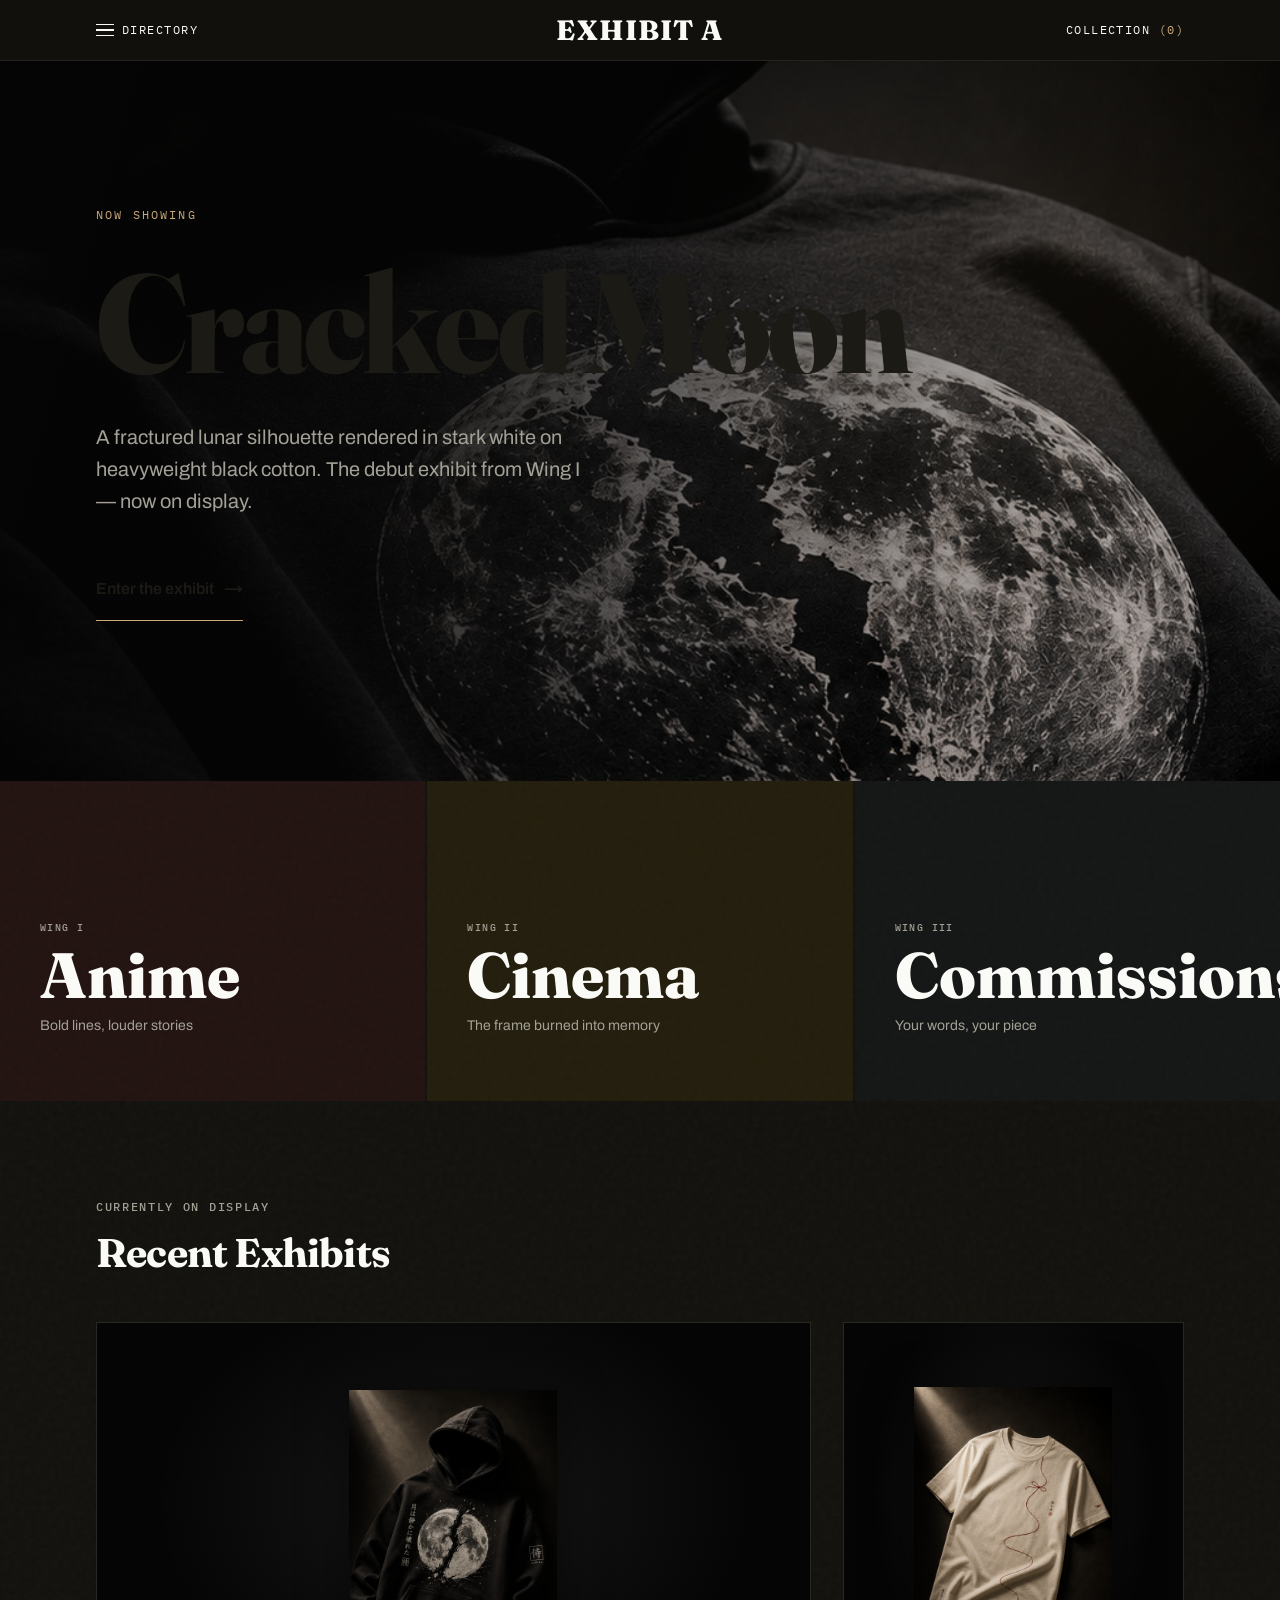
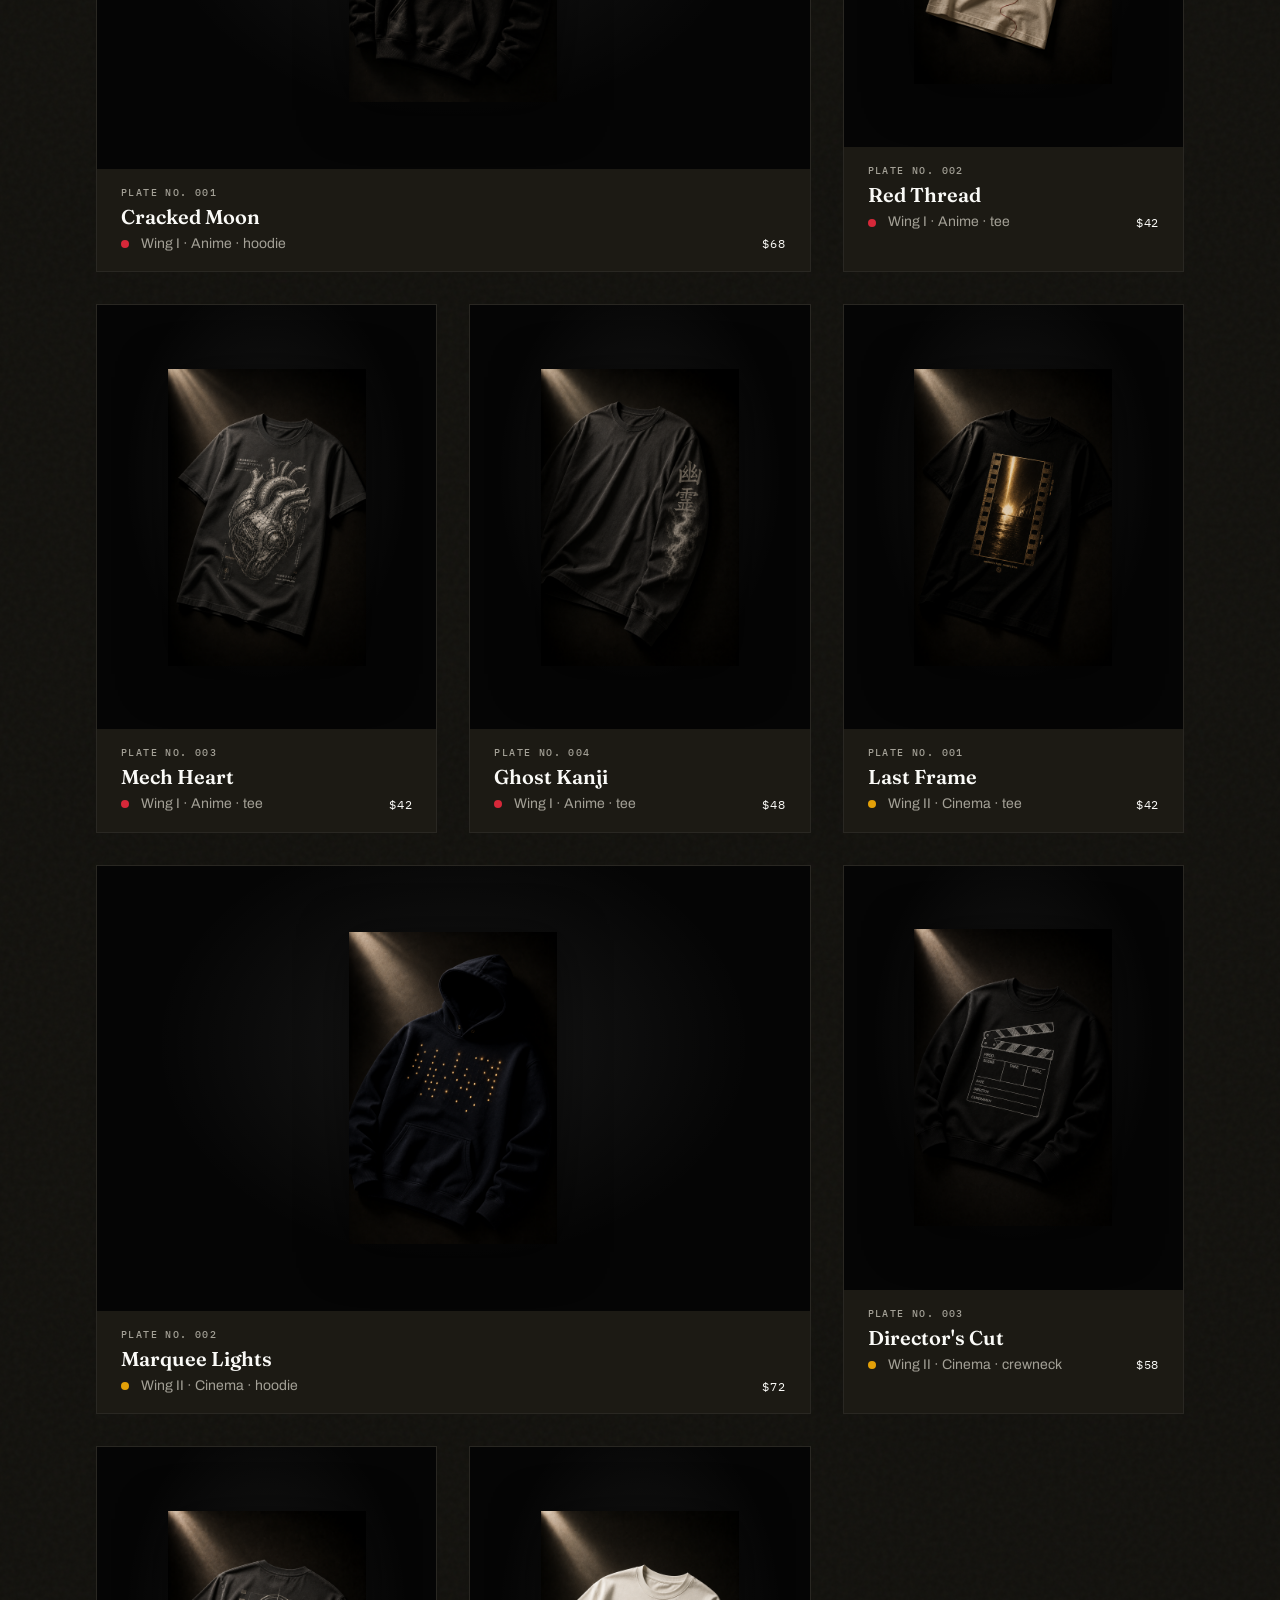
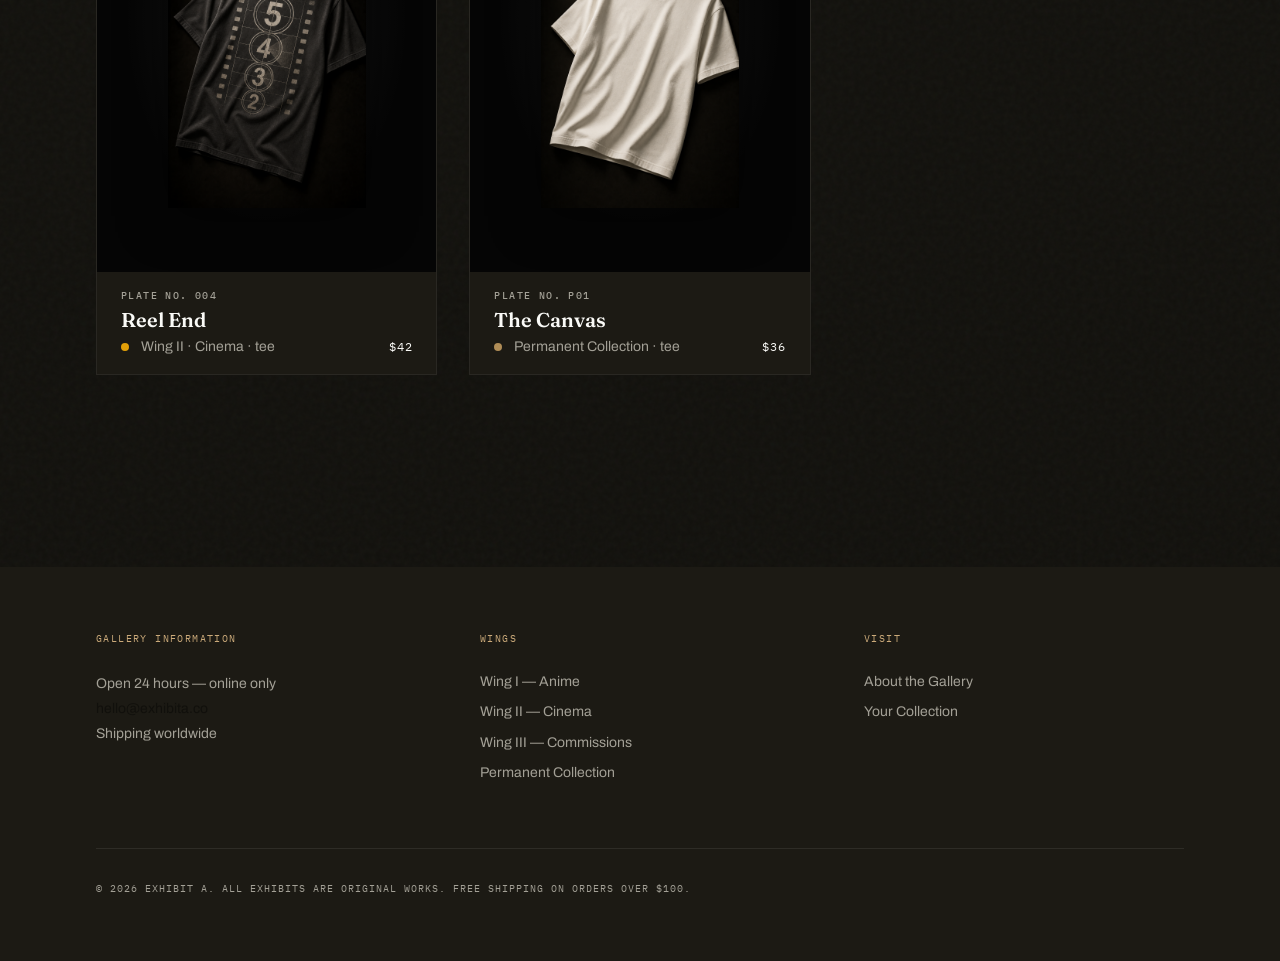
<file: index.html>
<!DOCTYPE html>
<html lang="en">
<head>
  <meta charset="UTF-8">
  <meta name="viewport" content="width=device-width, initial-scale=1.0">
  <title>EXHIBIT A — Everything Here Is On Display</title>
  <meta name="description" content="A streetwear gallery for anime, film, and your own words — printed as limited exhibits, not inventory.">

  <!-- Stylesheets -->
  <link rel="stylesheet" href="css/tokens.css">
  <link rel="stylesheet" href="css/base.css">
  <link rel="stylesheet" href="css/components.css">
  <link rel="stylesheet" href="css/pages.css">
</head>
<body>

  <!-- ═══════════════════════════════════════════════════════
       HEADER
       ═══════════════════════════════════════════════════════ -->
  <header class="site-header" id="site-header">
    <div class="site-header__inner">
      <nav class="site-header__nav-left">
        <button class="site-header__directory-btn" data-directory-open aria-label="Open directory navigation">
          <span class="hamburger">
            <span></span>
            <span></span>
            <span></span>
          </span>
          Directory
        </button>
      </nav>

      <div class="site-header__wordmark">
        <a href="index.html">EXHIBIT A</a>
      </div>

      <nav class="site-header__nav-right">
        <a href="collection.html" class="site-header__collection-link" id="collection-link">
          Collection <span class="site-header__collection-count">(0)</span>
        </a>
      </nav>
    </div>
  </header>

  <!-- ═══════════════════════════════════════════════════════
       DIRECTORY OVERLAY
       ═══════════════════════════════════════════════════════ -->
  <div class="directory-overlay" id="directory-overlay" role="dialog" aria-label="Site directory">
    <button class="directory-overlay__close" data-directory-close aria-label="Close directory">Close ✕</button>
    <nav class="directory-overlay__nav">
      <a href="wing-anime.html" class="directory-overlay__link" data-wing="anime">
        <span class="wing-dot" style="background-color: #D62839"></span>Wing I — Anime
      </a>
      <a href="wing-cinema.html" class="directory-overlay__link" data-wing="cinema">
        <span class="wing-dot" style="background-color: #E3A008"></span>Wing II — Cinema
      </a>
      <a href="wing-commissions.html" class="directory-overlay__link" data-wing="commissions">
        <span class="wing-dot" style="background-color: #2C4A6E"></span>Wing III — Commissions
      </a>
      <a href="index.html" class="directory-overlay__link">
        Permanent Collection
      </a>
      <div class="directory-overlay__meta">
        <a href="about.html">About the Gallery</a> &nbsp;·&nbsp;
        <a href="collection.html">Your Collection</a>
      </div>
    </nav>
  </div>


  <!-- ═══════════════════════════════════════════════════════
       HERO — The Rotunda (§6)
       ═══════════════════════════════════════════════════════ -->
  <section class="home-hero" id="home-hero">
    <div class="home-hero__content">
      <p class="home-hero__eyebrow">Now Showing</p>
      <h1 class="home-hero__title font-display">Cracked Moon</h1>
      <p class="home-hero__subtitle">
        A fractured lunar silhouette rendered in stark white on heavyweight black cotton. 
        The debut exhibit from Wing I — now on display.
      </p>
      <a href="exhibit.html?id=anime-001" class="home-hero__cta">
        Enter the exhibit <span class="home-hero__cta-arrow">→</span>
      </a>
    </div>
  </section>


  <!-- ═══════════════════════════════════════════════════════
       WING DOORWAYS — Three typographic entry panels (§6)
       ═══════════════════════════════════════════════════════ -->
  <section class="wing-doorways" id="wing-doorways">
    <a href="wing-anime.html" class="wing-doorway" data-wing="anime">
      <span class="wing-doorway__arrow">→</span>
      <p class="wing-doorway__number font-mono">Wing I</p>
      <h2 class="wing-doorway__title">Anime</h2>
      <p class="wing-doorway__subtitle">Bold lines, louder stories</p>
    </a>

    <a href="wing-cinema.html" class="wing-doorway" data-wing="cinema">
      <span class="wing-doorway__arrow">→</span>
      <p class="wing-doorway__number font-mono">Wing II</p>
      <h2 class="wing-doorway__title">Cinema</h2>
      <p class="wing-doorway__subtitle">The frame burned into memory</p>
    </a>

    <a href="wing-commissions.html" class="wing-doorway" data-wing="commissions">
      <span class="wing-doorway__arrow">→</span>
      <p class="wing-doorway__number font-mono">Wing III</p>
      <h2 class="wing-doorway__title">Commissions</h2>
      <p class="wing-doorway__subtitle">Your words, your piece</p>
    </a>
  </section>


  <!-- ═══════════════════════════════════════════════════════
       CURRENTLY ON DISPLAY — Asymmetric product grid
       ═══════════════════════════════════════════════════════ -->
  <section class="section" id="on-display">
    <div class="page-container">
      <p class="eyebrow">Currently on display</p>
      <h2 class="font-display text-xl" style="margin-bottom: var(--space-6);">Recent Exhibits</h2>

      <div class="product-grid product-grid--masonry reveal-stagger" id="home-product-grid">
        <!-- Populated by JS -->
      </div>
    </div>
  </section>


  <!-- ═══════════════════════════════════════════════════════
       FOOTER — Gallery hours & info plaque (§7)
       ═══════════════════════════════════════════════════════ -->
  <footer class="site-footer" id="site-footer">
    <div class="site-footer__inner">
      <div>
        <p class="site-footer__block-title">Gallery Information</p>
        <address class="site-footer__address">
          Open 24 hours — online only<br>
          <a href="mailto:hello@exhibita.co">hello@exhibita.co</a><br>
          Shipping worldwide
        </address>
      </div>

      <div>
        <p class="site-footer__block-title">Wings</p>
        <nav class="site-footer__links">
          <a href="wing-anime.html" class="site-footer__link">Wing I — Anime</a>
          <a href="wing-cinema.html" class="site-footer__link">Wing II — Cinema</a>
          <a href="wing-commissions.html" class="site-footer__link">Wing III — Commissions</a>
          <a href="index.html" class="site-footer__link">Permanent Collection</a>
        </nav>
      </div>

      <div>
        <p class="site-footer__block-title">Visit</p>
        <nav class="site-footer__links">
          <a href="about.html" class="site-footer__link">About the Gallery</a>
          <a href="collection.html" class="site-footer__link">Your Collection</a>
        </nav>
      </div>

      <div class="site-footer__legal">
        © 2026 Exhibit A. All exhibits are original works. Free shipping on orders over $100.
      </div>
    </div>
  </footer>


  <!-- Scripts -->
  <script src="js/data.js"></script>
  <script src="js/app.js"></script>
  <script src="js/vitrine.js"></script>
  <script>
    // Populate the home grid with all products
    document.addEventListener('DOMContentLoaded', function() {
      const grid = document.getElementById('home-product-grid');
      if (grid && typeof CATALOG !== 'undefined') {
        grid.innerHTML = CATALOG.map(p => createVitrineCardHTML(p)).join('');
        if (window.initVitrineSpotlight) window.initVitrineSpotlight();
        if (window.observeReveals) window.observeReveals();
      }
    });
  </script>

</body>
</html>
</file>
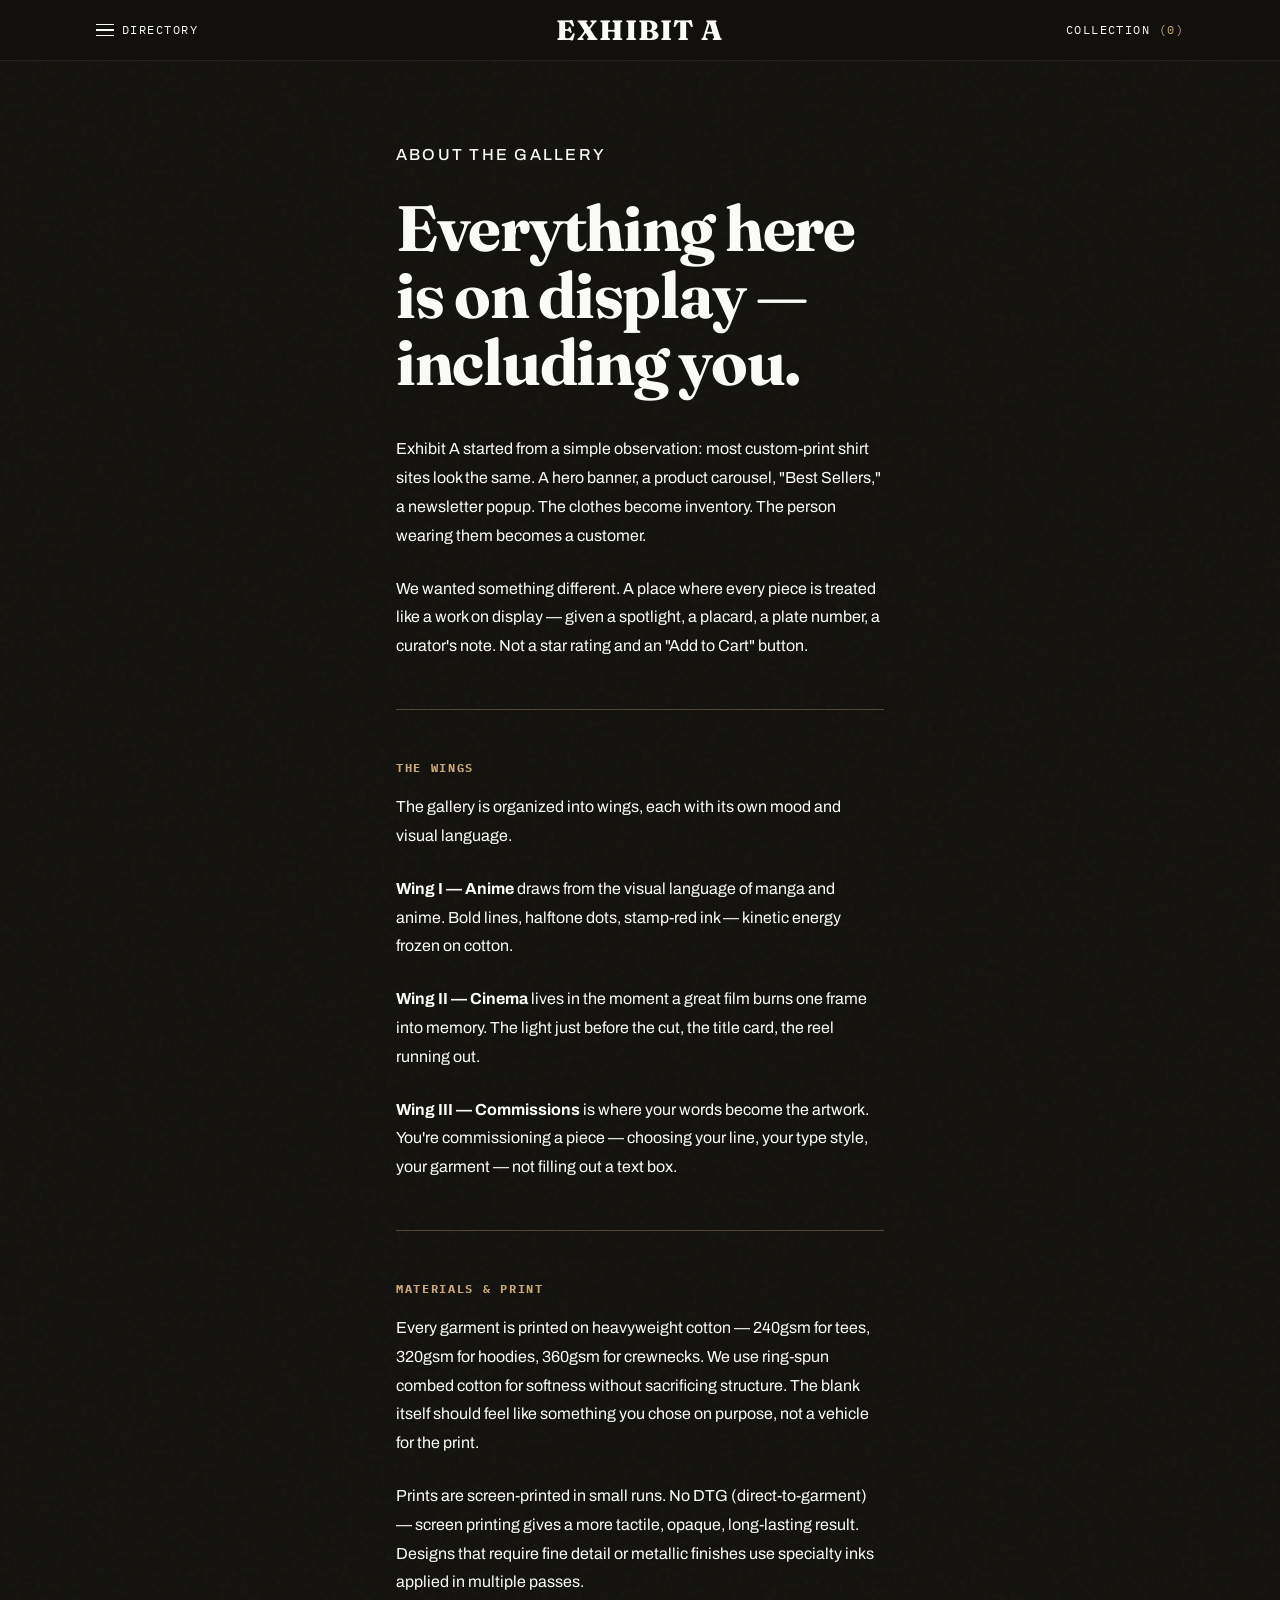
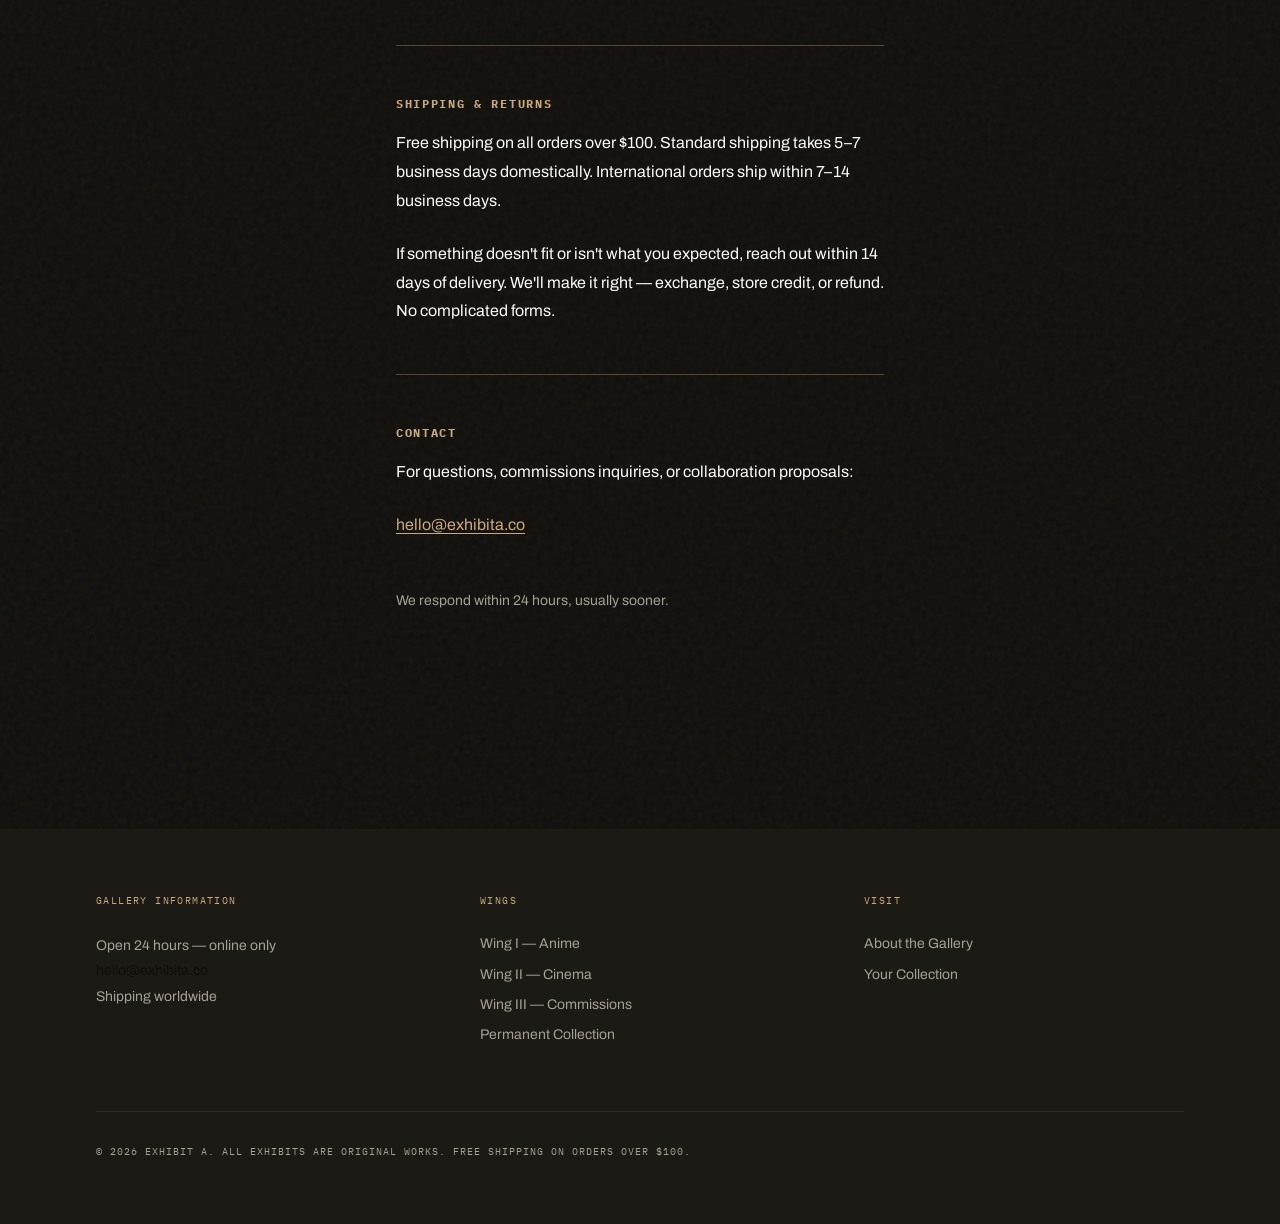
<file: about.html>
<!DOCTYPE html>
<html lang="en">
<head>
  <meta charset="UTF-8">
  <meta name="viewport" content="width=device-width, initial-scale=1.0">
  <title>About the Gallery | EXHIBIT A</title>
  <meta name="description" content="EXHIBIT A is a streetwear gallery for anime, film, and your own words — printed as limited exhibits, not inventory.">

  <link rel="stylesheet" href="css/tokens.css">
  <link rel="stylesheet" href="css/base.css">
  <link rel="stylesheet" href="css/components.css">
  <link rel="stylesheet" href="css/pages.css">
</head>
<body>

  <!-- HEADER -->
  <header class="site-header">
    <div class="site-header__inner">
      <nav class="site-header__nav-left">
        <button class="site-header__directory-btn" data-directory-open aria-label="Open directory navigation">
          <span class="hamburger"><span></span><span></span><span></span></span>
          Directory
        </button>
      </nav>
      <div class="site-header__wordmark">
        <a href="index.html">EXHIBIT A</a>
      </div>
      <nav class="site-header__nav-right">
        <a href="collection.html" class="site-header__collection-link">
          Collection <span class="site-header__collection-count">(0)</span>
        </a>
      </nav>
    </div>
  </header>

  <!-- DIRECTORY OVERLAY -->
  <div class="directory-overlay" id="directory-overlay" role="dialog" aria-label="Site directory">
    <button class="directory-overlay__close" data-directory-close aria-label="Close directory">Close ✕</button>
    <nav class="directory-overlay__nav">
      <a href="wing-anime.html" class="directory-overlay__link" data-wing="anime">
        <span class="wing-dot" style="background-color: #D62839"></span>Wing I — Anime
      </a>
      <a href="wing-cinema.html" class="directory-overlay__link" data-wing="cinema">
        <span class="wing-dot" style="background-color: #E3A008"></span>Wing II — Cinema
      </a>
      <a href="wing-commissions.html" class="directory-overlay__link" data-wing="commissions">
        <span class="wing-dot" style="background-color: #2C4A6E"></span>Wing III — Commissions
      </a>
      <a href="index.html" class="directory-overlay__link">Permanent Collection</a>
      <div class="directory-overlay__meta">
        <a href="about.html">About the Gallery</a> &nbsp;·&nbsp;
        <a href="collection.html">Your Collection</a>
      </div>
    </nav>
  </div>


  <!-- ABOUT CONTENT -->
  <main class="about-page">
    <p class="eyebrow">About the Gallery</p>
    <h1 class="about-page__title font-display">Everything here is on display — including you.</h1>

    <p>
      Exhibit A started from a simple observation: most custom-print shirt sites look the same. A hero banner, a product carousel, "Best Sellers," a newsletter popup. The clothes become inventory. The person wearing them becomes a customer.
    </p>
    <p>
      We wanted something different. A place where every piece is treated like a work on display — given a spotlight, a placard, a plate number, a curator's note. Not a star rating and an "Add to Cart" button.
    </p>

    <hr class="divider">

    <h2 class="about-page__section-title">The Wings</h2>
    <p>
      The gallery is organized into wings, each with its own mood and visual language.
    </p>
    <p>
      <strong>Wing I — Anime</strong> draws from the visual language of manga and anime. Bold lines, halftone dots, stamp-red ink — kinetic energy frozen on cotton.
    </p>
    <p>
      <strong>Wing II — Cinema</strong> lives in the moment a great film burns one frame into memory. The light just before the cut, the title card, the reel running out.
    </p>
    <p>
      <strong>Wing III — Commissions</strong> is where your words become the artwork. You're commissioning a piece — choosing your line, your type style, your garment — not filling out a text box.
    </p>

    <hr class="divider">

    <h2 class="about-page__section-title">Materials & Print</h2>
    <p>
      Every garment is printed on heavyweight cotton — 240gsm for tees, 320gsm for hoodies, 360gsm for crewnecks. We use ring-spun combed cotton for softness without sacrificing structure. The blank itself should feel like something you chose on purpose, not a vehicle for the print.
    </p>
    <p>
      Prints are screen-printed in small runs. No DTG (direct-to-garment) — screen printing gives a more tactile, opaque, long-lasting result. Designs that require fine detail or metallic finishes use specialty inks applied in multiple passes.
    </p>

    <hr class="divider">

    <h2 class="about-page__section-title">Shipping & Returns</h2>
    <p>
      Free shipping on all orders over $100. Standard shipping takes 5–7 business days domestically. International orders ship within 7–14 business days.
    </p>
    <p>
      If something doesn't fit or isn't what you expected, reach out within 14 days of delivery. We'll make it right — exchange, store credit, or refund. No complicated forms.
    </p>

    <hr class="divider">

    <h2 class="about-page__section-title">Contact</h2>
    <p>
      For questions, commissions inquiries, or collaboration proposals:
    </p>
    <p>
      <a href="mailto:hello@exhibita.co" style="color: var(--color-brass); border-bottom: 1px solid var(--color-brass);">hello@exhibita.co</a>
    </p>
    <p class="subtle" style="margin-top: var(--space-6);">
      We respond within 24 hours, usually sooner.
    </p>
  </main>


  <!-- FOOTER -->
  <footer class="site-footer">
    <div class="site-footer__inner">
      <div>
        <p class="site-footer__block-title">Gallery Information</p>
        <address class="site-footer__address">
          Open 24 hours — online only<br>
          <a href="mailto:hello@exhibita.co">hello@exhibita.co</a><br>
          Shipping worldwide
        </address>
      </div>
      <div>
        <p class="site-footer__block-title">Wings</p>
        <nav class="site-footer__links">
          <a href="wing-anime.html" class="site-footer__link">Wing I — Anime</a>
          <a href="wing-cinema.html" class="site-footer__link">Wing II — Cinema</a>
          <a href="wing-commissions.html" class="site-footer__link">Wing III — Commissions</a>
          <a href="index.html" class="site-footer__link">Permanent Collection</a>
        </nav>
      </div>
      <div>
        <p class="site-footer__block-title">Visit</p>
        <nav class="site-footer__links">
          <a href="about.html" class="site-footer__link">About the Gallery</a>
          <a href="collection.html" class="site-footer__link">Your Collection</a>
        </nav>
      </div>
      <div class="site-footer__legal">
        © 2026 Exhibit A. All exhibits are original works. Free shipping on orders over $100.
      </div>
    </div>
  </footer>

  <script src="js/data.js"></script>
  <script src="js/app.js"></script>

</body>
</html>
</file>
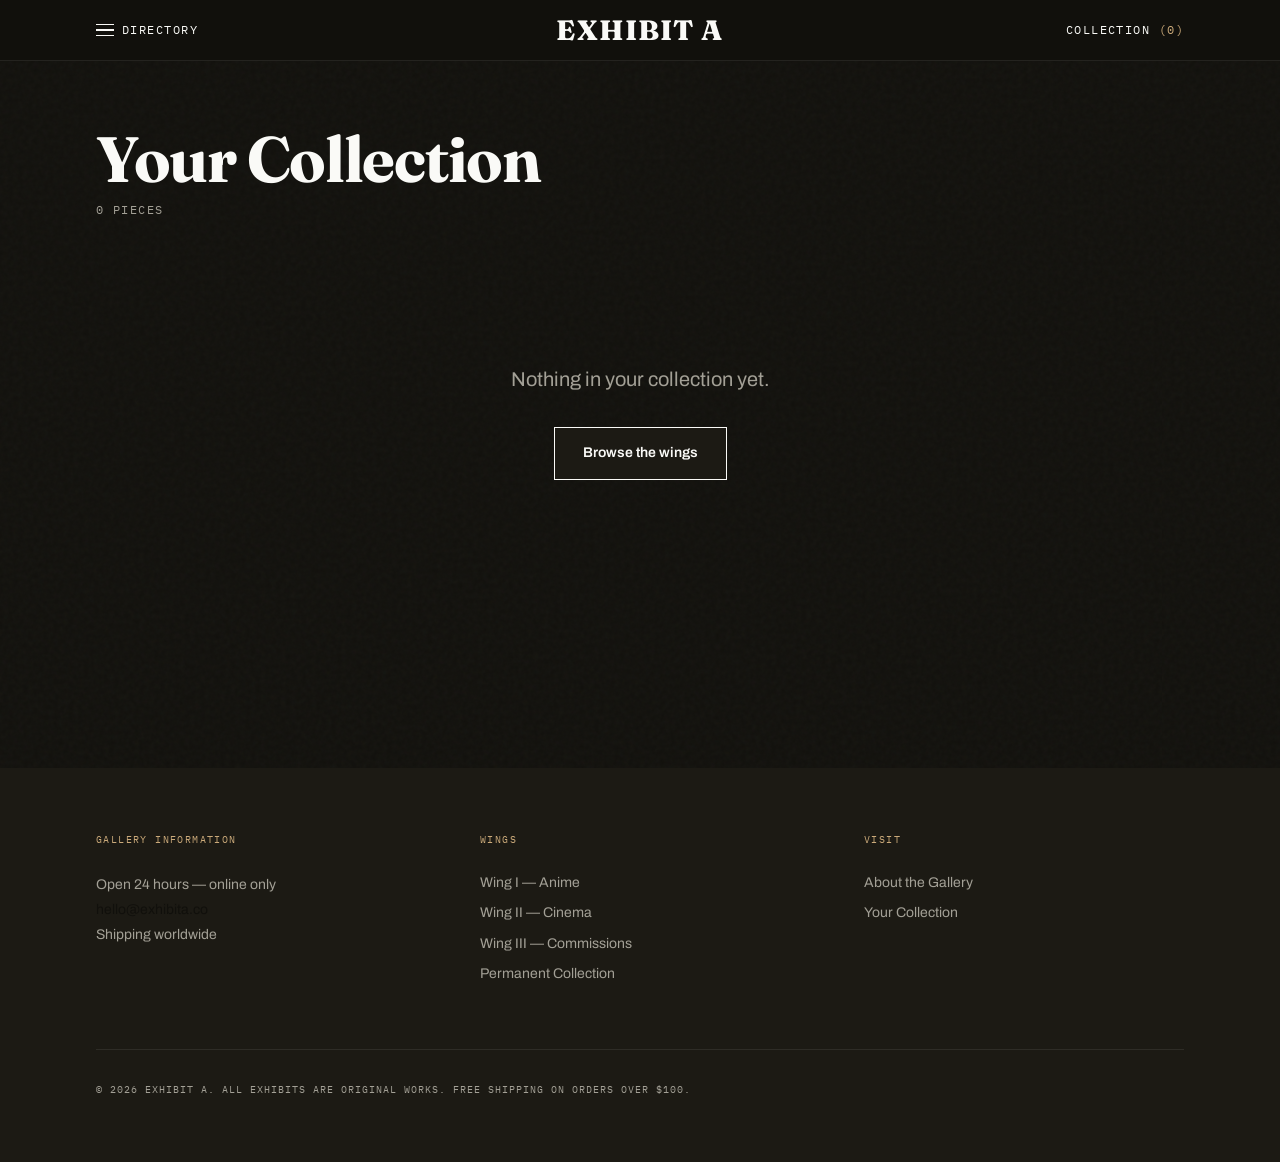
<file: collection.html>
<!DOCTYPE html>
<html lang="en">
<head>
  <meta charset="UTF-8">
  <meta name="viewport" content="width=device-width, initial-scale=1.0">
  <title>Your Collection | EXHIBIT A</title>
  <meta name="description" content="Review the pieces in your collection before acquisition.">

  <link rel="stylesheet" href="css/tokens.css">
  <link rel="stylesheet" href="css/base.css">
  <link rel="stylesheet" href="css/components.css">
  <link rel="stylesheet" href="css/pages.css">
</head>
<body>

  <!-- HEADER -->
  <header class="site-header">
    <div class="site-header__inner">
      <nav class="site-header__nav-left">
        <button class="site-header__directory-btn" data-directory-open aria-label="Open directory navigation">
          <span class="hamburger"><span></span><span></span><span></span></span>
          Directory
        </button>
      </nav>
      <div class="site-header__wordmark">
        <a href="index.html">EXHIBIT A</a>
      </div>
      <nav class="site-header__nav-right">
        <a href="collection.html" class="site-header__collection-link">
          Collection <span class="site-header__collection-count">(0)</span>
        </a>
      </nav>
    </div>
  </header>

  <!-- DIRECTORY OVERLAY -->
  <div class="directory-overlay" id="directory-overlay" role="dialog" aria-label="Site directory">
    <button class="directory-overlay__close" data-directory-close aria-label="Close directory">Close ✕</button>
    <nav class="directory-overlay__nav">
      <a href="wing-anime.html" class="directory-overlay__link" data-wing="anime">
        <span class="wing-dot" style="background-color: #D62839"></span>Wing I — Anime
      </a>
      <a href="wing-cinema.html" class="directory-overlay__link" data-wing="cinema">
        <span class="wing-dot" style="background-color: #E3A008"></span>Wing II — Cinema
      </a>
      <a href="wing-commissions.html" class="directory-overlay__link" data-wing="commissions">
        <span class="wing-dot" style="background-color: #2C4A6E"></span>Wing III — Commissions
      </a>
      <a href="index.html" class="directory-overlay__link">Permanent Collection</a>
      <div class="directory-overlay__meta">
        <a href="about.html">About the Gallery</a> &nbsp;·&nbsp;
        <a href="collection.html">Your Collection</a>
      </div>
    </nav>
  </div>


  <!-- COLLECTION CONTENT -->
  <main class="page-container">
    <div class="collection-page">
      <div class="collection-header">
        <h1 class="collection-header__title font-display">Your Collection</h1>
        <p class="collection-header__count" id="collection-count">0 pieces</p>
      </div>

      <!-- Empty state -->
      <div class="collection-empty" id="collection-empty" style="display: none;">
        <p class="collection-empty__message">Nothing in your collection yet.</p>
        <a href="index.html" class="btn btn--secondary">Browse the wings</a>
      </div>

      <!-- Cart items -->
      <div id="collection-items">
        <!-- Populated by JS -->
      </div>

      <!-- Summary -->
      <div id="collection-summary" style="display: none;">
        <div class="cart-summary">
          <div class="cart-summary__row">
            <span class="cart-summary__label">Subtotal</span>
            <span class="cart-summary__value" id="cart-subtotal">$0</span>
          </div>
          <div class="cart-summary__row">
            <span class="cart-summary__label">Shipping</span>
            <span class="cart-summary__value" id="cart-shipping">Calculated at checkout</span>
          </div>
          <div class="cart-summary__row" style="padding-top: 16px; margin-top: 8px; border-top: 1px solid rgba(23,20,15,0.08);">
            <span class="cart-summary__label" style="font-weight: 600; color: var(--color-ink);">Total</span>
            <span class="cart-summary__total" id="cart-total">$0</span>
          </div>
        </div>

        <div class="cart-actions">
          <button class="btn btn--primary" style="flex: 1;" onclick="alert('Checkout would proceed here. This is a front-end demo.')">
            Place order
          </button>
          <a href="index.html" class="btn btn--ghost">
            Continue browsing <span class="btn-arrow">→</span>
          </a>
        </div>
      </div>

    </div>
  </main>


  <!-- FOOTER -->
  <footer class="site-footer">
    <div class="site-footer__inner">
      <div>
        <p class="site-footer__block-title">Gallery Information</p>
        <address class="site-footer__address">
          Open 24 hours — online only<br>
          <a href="mailto:hello@exhibita.co">hello@exhibita.co</a><br>
          Shipping worldwide
        </address>
      </div>
      <div>
        <p class="site-footer__block-title">Wings</p>
        <nav class="site-footer__links">
          <a href="wing-anime.html" class="site-footer__link">Wing I — Anime</a>
          <a href="wing-cinema.html" class="site-footer__link">Wing II — Cinema</a>
          <a href="wing-commissions.html" class="site-footer__link">Wing III — Commissions</a>
          <a href="index.html" class="site-footer__link">Permanent Collection</a>
        </nav>
      </div>
      <div>
        <p class="site-footer__block-title">Visit</p>
        <nav class="site-footer__links">
          <a href="about.html" class="site-footer__link">About the Gallery</a>
          <a href="collection.html" class="site-footer__link">Your Collection</a>
        </nav>
      </div>
      <div class="site-footer__legal">
        © 2026 Exhibit A. All exhibits are original works. Free shipping on orders over $100.
      </div>
    </div>
  </footer>

  <script src="js/data.js"></script>
  <script src="js/app.js"></script>
  <script>
    function renderCollection() {
      const items = Cart.getItems();
      const itemsContainer = document.getElementById('collection-items');
      const emptyState = document.getElementById('collection-empty');
      const summarySection = document.getElementById('collection-summary');
      const countEl = document.getElementById('collection-count');

      const accentMap = {
        anime: '#D62839',
        cinema: '#E3A008',
        commissions: '#2C4A6E',
        permanent: '#B08D57'
      };

      if (items.length === 0) {
        emptyState.style.display = 'block';
        summarySection.style.display = 'none';
        itemsContainer.innerHTML = '';
        countEl.textContent = '0 pieces';
        return;
      }

      emptyState.style.display = 'none';
      summarySection.style.display = 'block';

      const totalCount = Cart.getCount();
      countEl.textContent = `${totalCount} ${totalCount === 1 ? 'piece' : 'pieces'}`;

      itemsContainer.innerHTML = items.map(item => `
        <div class="cart-item">
          <div class="cart-item__image">
            ${item.image ? `<img src="assets/${item.image}" alt="${item.title}" onerror="this.style.display='none'; this.nextElementSibling.style.display='inline-block';">` : ''}
            <span style="font-family: var(--font-mono); font-size: 9px; text-transform: uppercase; letter-spacing: 0.12em; color: rgba(250,250,247,0.25); ${item.image ? 'display: none;' : ''}">${item.medium}</span>
          </div>
          <div class="cart-item__info">
            <span class="cart-item__plate">Plate No. ${item.plate_no}</span>
            <span class="cart-item__title">${item.title}</span>
            <div class="cart-item__meta">
              <span class="wing-dot" style="background-color: ${accentMap[item.wing] || '#B08D57'}"></span>
              <span>${item.wingLabel}</span>
            </div>
            <span class="cart-item__size">Size: ${item.size}</span>
            ${item.is_commission ? `<span style="font-size: 12px; color: var(--color-dust); font-style: italic;">${item.custom_text ? '"' + item.custom_text + '"' : ''}</span>` : ''}
          </div>
          <div style="display: flex; align-items: center;">
            <div class="qty-stepper">
              <button class="qty-stepper__btn" onclick="updateItemQty('${item.id}', '${item.size}', ${item.qty - 1})">−</button>
              <span class="qty-stepper__value">${item.qty}</span>
              <button class="qty-stepper__btn" onclick="updateItemQty('${item.id}', '${item.size}', ${item.qty + 1})">+</button>
            </div>
          </div>
          <div style="text-align: right; display: flex; flex-direction: column; gap: 8px; align-items: flex-end;">
            <span class="cart-item__price">$${item.price * item.qty}</span>
            <button class="cart-item__remove" onclick="removeCartItem('${item.id}', '${item.size}')">Remove</button>
          </div>
        </div>
      `).join('');

      // Update totals
      const subtotal = Cart.getTotal();
      document.getElementById('cart-subtotal').textContent = `$${subtotal}`;
      document.getElementById('cart-shipping').textContent = subtotal >= 100 ? 'Free' : '$8';
      const shipping = subtotal >= 100 ? 0 : 8;
      document.getElementById('cart-total').textContent = `$${subtotal + shipping}`;
    }

    function removeCartItem(id, size) {
      Cart.removeItem(id, size);
      renderCollection();
    }

    function updateItemQty(id, size, qty) {
      if (qty < 1) {
        removeCartItem(id, size);
        return;
      }
      Cart.updateQty(id, size, qty);
      renderCollection();
    }

    document.addEventListener('DOMContentLoaded', renderCollection);
  </script>

</body>
</html>
</file>
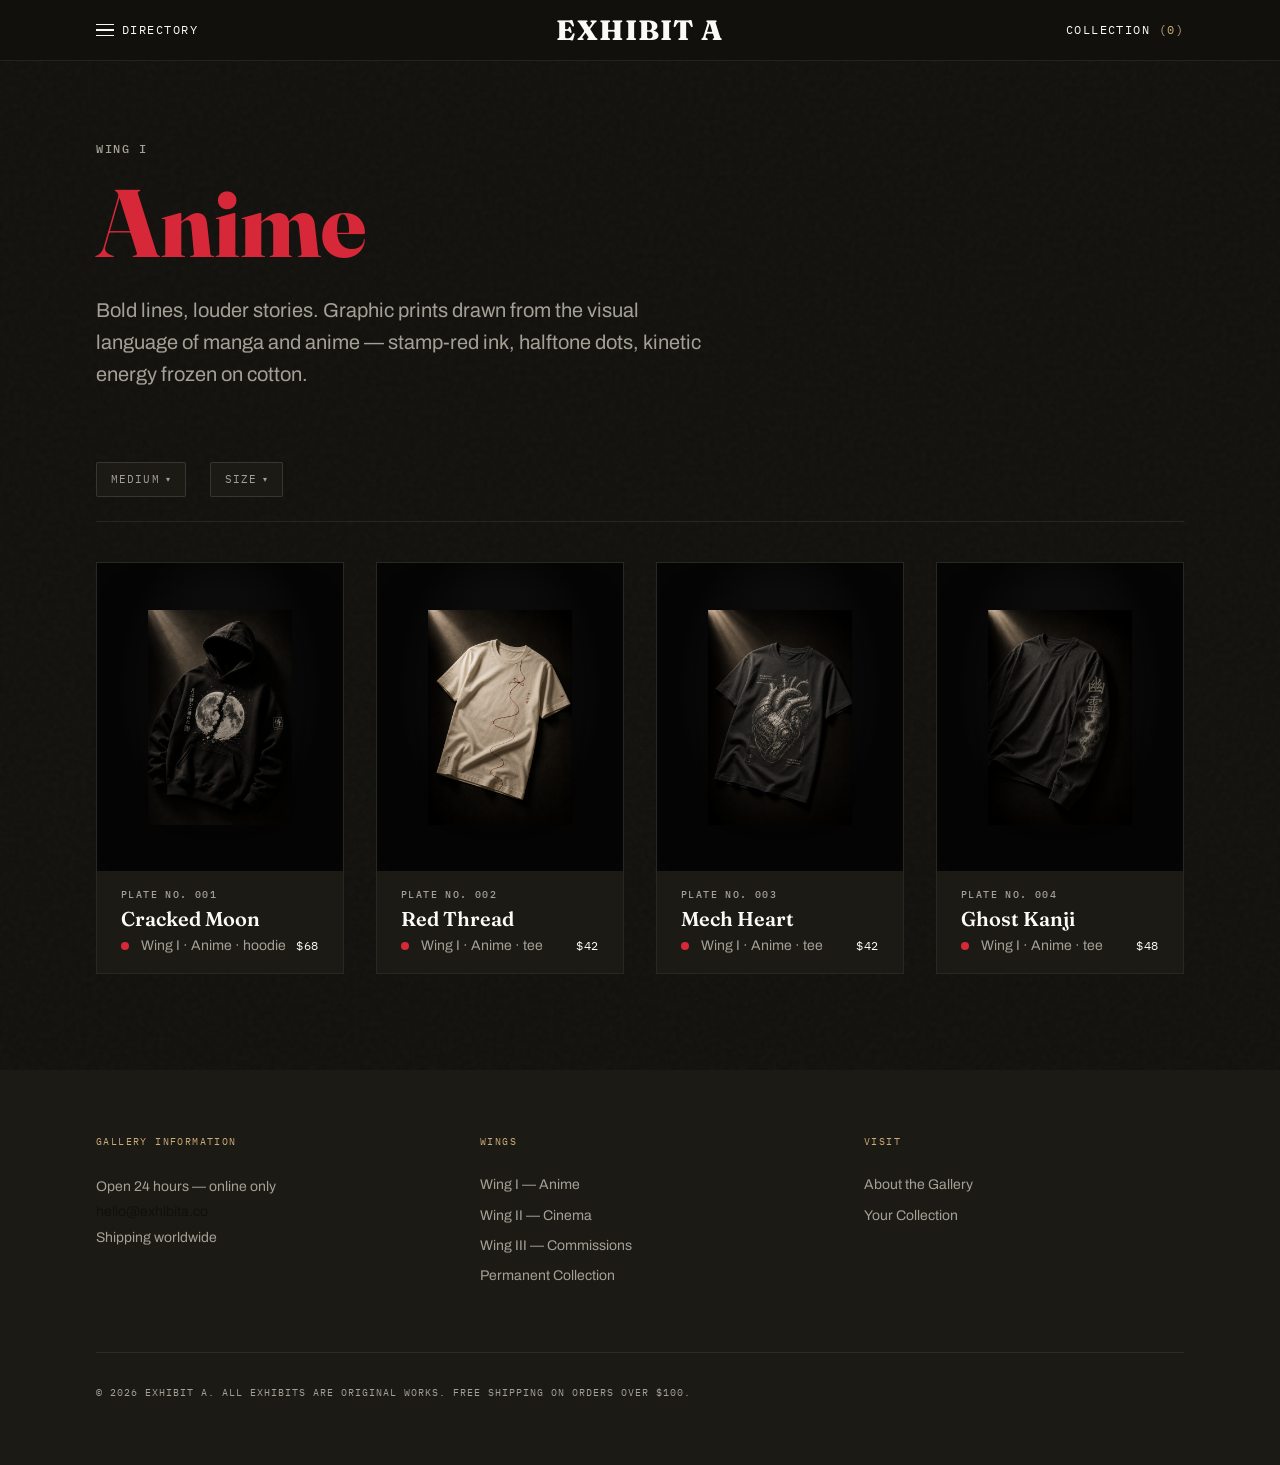
<file: wing-anime.html>
<!DOCTYPE html>
<html lang="en" data-wing="anime">
<head>
  <meta charset="UTF-8">
  <meta name="viewport" content="width=device-width, initial-scale=1.0">
  <title>Wing I — Anime | EXHIBIT A</title>
  <meta name="description" content="Bold lines, louder stories. Graphic prints drawn from the visual language of manga and anime — stamp-red ink, halftone dots, kinetic energy frozen on cotton.">

  <link rel="stylesheet" href="css/tokens.css">
  <link rel="stylesheet" href="css/base.css">
  <link rel="stylesheet" href="css/components.css">
  <link rel="stylesheet" href="css/pages.css">
</head>
<body>

  <!-- HEADER -->
  <header class="site-header">
    <div class="site-header__inner">
      <nav class="site-header__nav-left">
        <button class="site-header__directory-btn" data-directory-open aria-label="Open directory navigation">
          <span class="hamburger"><span></span><span></span><span></span></span>
          Directory
        </button>
      </nav>
      <div class="site-header__wordmark">
        <a href="index.html">EXHIBIT A</a>
      </div>
      <nav class="site-header__nav-right">
        <a href="collection.html" class="site-header__collection-link">
          Collection <span class="site-header__collection-count">(0)</span>
        </a>
      </nav>
    </div>
  </header>

  <!-- DIRECTORY OVERLAY -->
  <div class="directory-overlay" id="directory-overlay" role="dialog" aria-label="Site directory">
    <button class="directory-overlay__close" data-directory-close aria-label="Close directory">Close ✕</button>
    <nav class="directory-overlay__nav">
      <a href="wing-anime.html" class="directory-overlay__link" data-wing="anime">
        <span class="wing-dot" style="background-color: #D62839"></span>Wing I — Anime
      </a>
      <a href="wing-cinema.html" class="directory-overlay__link" data-wing="cinema">
        <span class="wing-dot" style="background-color: #E3A008"></span>Wing II — Cinema
      </a>
      <a href="wing-commissions.html" class="directory-overlay__link" data-wing="commissions">
        <span class="wing-dot" style="background-color: #2C4A6E"></span>Wing III — Commissions
      </a>
      <a href="index.html" class="directory-overlay__link">Permanent Collection</a>
      <div class="directory-overlay__meta">
        <a href="about.html">About the Gallery</a> &nbsp;·&nbsp;
        <a href="collection.html">Your Collection</a>
      </div>
    </nav>
  </div>


  <!-- WING HEADER -->
  <div class="page-container">
    <div class="wing-header">
      <p class="wing-header__number font-mono">Wing I</p>
      <h1 class="wing-header__title">Anime</h1>
      <p class="wing-header__statement">
        Bold lines, louder stories. Graphic prints drawn from the visual language of manga and anime — stamp-red ink, halftone dots, kinetic energy frozen on cotton.
      </p>
    </div>

    <!-- FILTER BAR -->
    <div class="filter-bar" id="anime-filters">
      <div class="filter-group">
        <button class="filter-group__label" data-filter-name="Medium">Medium <span class="filter-group__arrow">▾</span></button>
        <div class="filter-group__dropdown">
          <button class="filter-option is-active" data-filter="medium" data-value="all">All</button>
          <button class="filter-option" data-filter="medium" data-value="tee">Tee</button>
          <button class="filter-option" data-filter="medium" data-value="hoodie">Hoodie</button>
          <button class="filter-option" data-filter="medium" data-value="crewneck">Crewneck</button>
          <button class="filter-option" data-filter="medium" data-value="long_sleeve">Long Sleeve</button>
        </div>
      </div>

      <div class="filter-group">
        <button class="filter-group__label" data-filter-name="Size">Size <span class="filter-group__arrow">▾</span></button>
        <div class="filter-group__dropdown">
          <button class="filter-option is-active" data-filter="size" data-value="all">All</button>
          <button class="filter-option" data-filter="size" data-value="S">S</button>
          <button class="filter-option" data-filter="size" data-value="M">M</button>
          <button class="filter-option" data-filter="size" data-value="L">L</button>
          <button class="filter-option" data-filter="size" data-value="XL">XL</button>
          <button class="filter-option" data-filter="size" data-value="XXL">XXL</button>
        </div>
      </div>
    </div>

    <!-- PRODUCT GRID -->
    <div class="wing-content">
      <div class="product-grid product-grid--uniform reveal-stagger" id="anime-product-grid">
        <!-- Populated by JS -->
      </div>
    </div>
  </div>


  <!-- FOOTER -->
  <footer class="site-footer">
    <div class="site-footer__inner">
      <div>
        <p class="site-footer__block-title">Gallery Information</p>
        <address class="site-footer__address">
          Open 24 hours — online only<br>
          <a href="mailto:hello@exhibita.co">hello@exhibita.co</a><br>
          Shipping worldwide
        </address>
      </div>
      <div>
        <p class="site-footer__block-title">Wings</p>
        <nav class="site-footer__links">
          <a href="wing-anime.html" class="site-footer__link">Wing I — Anime</a>
          <a href="wing-cinema.html" class="site-footer__link">Wing II — Cinema</a>
          <a href="wing-commissions.html" class="site-footer__link">Wing III — Commissions</a>
          <a href="index.html" class="site-footer__link">Permanent Collection</a>
        </nav>
      </div>
      <div>
        <p class="site-footer__block-title">Visit</p>
        <nav class="site-footer__links">
          <a href="about.html" class="site-footer__link">About the Gallery</a>
          <a href="collection.html" class="site-footer__link">Your Collection</a>
        </nav>
      </div>
      <div class="site-footer__legal">
        © 2026 Exhibit A. All exhibits are original works. Free shipping on orders over $100.
      </div>
    </div>
  </footer>

  <script src="js/data.js"></script>
  <script src="js/app.js"></script>
  <script src="js/vitrine.js"></script>
  <script>
    document.addEventListener('DOMContentLoaded', function() {
      const grid = document.getElementById('anime-product-grid');
      if (grid && typeof CATALOG !== 'undefined') {
        const animeProducts = CATALOG.filter(p => p.wing === 'anime');
        grid.innerHTML = animeProducts.map(p => createVitrineCardHTML(p)).join('');
        if (window.initVitrineSpotlight) window.initVitrineSpotlight();
        if (window.observeReveals) window.observeReveals();
      }
    });
  </script>

</body>
</html>
</file>
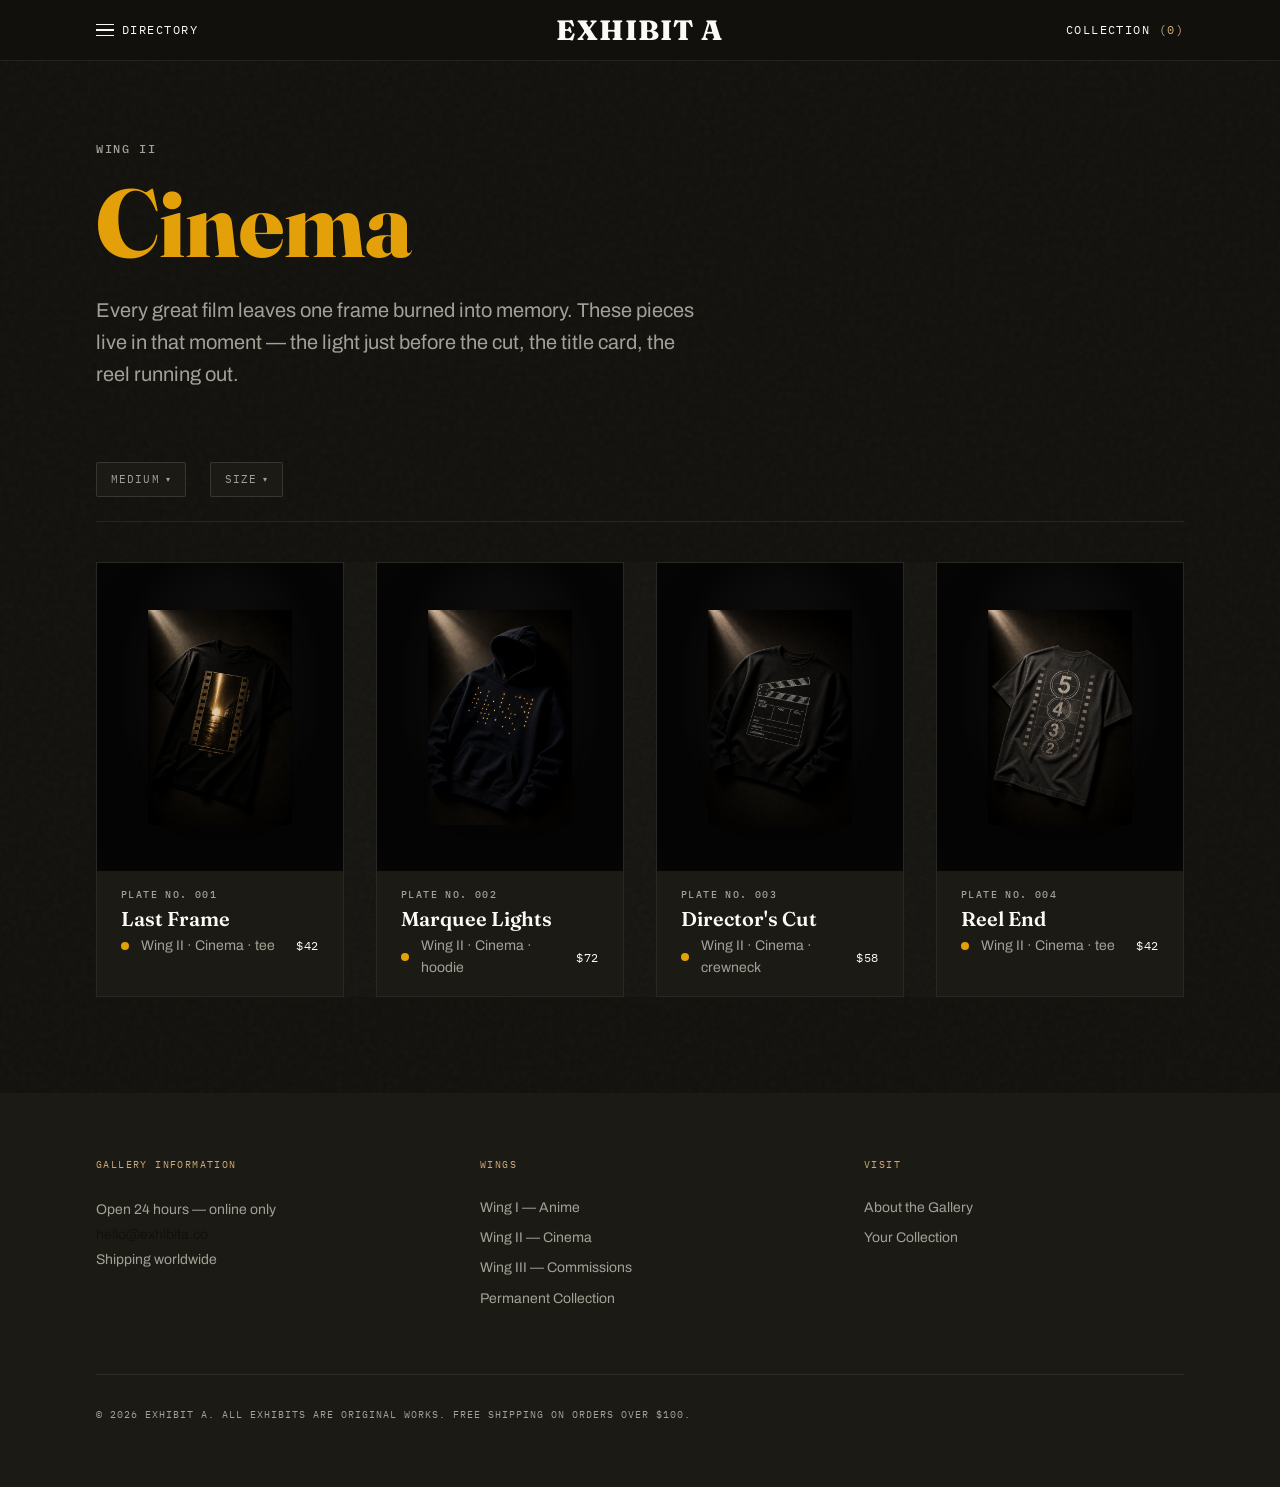
<file: wing-cinema.html>
<!DOCTYPE html>
<html lang="en" data-wing="cinema">
<head>
  <meta charset="UTF-8">
  <meta name="viewport" content="width=device-width, initial-scale=1.0">
  <title>Wing II — Cinema | EXHIBIT A</title>
  <meta name="description" content="Every great film leaves one frame burned into memory. These pieces live in that moment — the light just before the cut, the title card, the reel running out.">

  <link rel="stylesheet" href="css/tokens.css">
  <link rel="stylesheet" href="css/base.css">
  <link rel="stylesheet" href="css/components.css">
  <link rel="stylesheet" href="css/pages.css">
</head>
<body>

  <!-- HEADER -->
  <header class="site-header">
    <div class="site-header__inner">
      <nav class="site-header__nav-left">
        <button class="site-header__directory-btn" data-directory-open aria-label="Open directory navigation">
          <span class="hamburger"><span></span><span></span><span></span></span>
          Directory
        </button>
      </nav>
      <div class="site-header__wordmark">
        <a href="index.html">EXHIBIT A</a>
      </div>
      <nav class="site-header__nav-right">
        <a href="collection.html" class="site-header__collection-link">
          Collection <span class="site-header__collection-count">(0)</span>
        </a>
      </nav>
    </div>
  </header>

  <!-- DIRECTORY OVERLAY -->
  <div class="directory-overlay" id="directory-overlay" role="dialog" aria-label="Site directory">
    <button class="directory-overlay__close" data-directory-close aria-label="Close directory">Close ✕</button>
    <nav class="directory-overlay__nav">
      <a href="wing-anime.html" class="directory-overlay__link" data-wing="anime">
        <span class="wing-dot" style="background-color: #D62839"></span>Wing I — Anime
      </a>
      <a href="wing-cinema.html" class="directory-overlay__link" data-wing="cinema">
        <span class="wing-dot" style="background-color: #E3A008"></span>Wing II — Cinema
      </a>
      <a href="wing-commissions.html" class="directory-overlay__link" data-wing="commissions">
        <span class="wing-dot" style="background-color: #2C4A6E"></span>Wing III — Commissions
      </a>
      <a href="index.html" class="directory-overlay__link">Permanent Collection</a>
      <div class="directory-overlay__meta">
        <a href="about.html">About the Gallery</a> &nbsp;·&nbsp;
        <a href="collection.html">Your Collection</a>
      </div>
    </nav>
  </div>


  <!-- WING HEADER -->
  <div class="page-container">
    <div class="wing-header">
      <p class="wing-header__number font-mono">Wing II</p>
      <h1 class="wing-header__title">Cinema</h1>
      <p class="wing-header__statement">
        Every great film leaves one frame burned into memory. These pieces live in that moment — the light just before the cut, the title card, the reel running out.
      </p>
    </div>

    <!-- FILTER BAR -->
    <div class="filter-bar" id="cinema-filters">
      <div class="filter-group">
        <button class="filter-group__label" data-filter-name="Medium">Medium <span class="filter-group__arrow">▾</span></button>
        <div class="filter-group__dropdown">
          <button class="filter-option is-active" data-filter="medium" data-value="all">All</button>
          <button class="filter-option" data-filter="medium" data-value="tee">Tee</button>
          <button class="filter-option" data-filter="medium" data-value="hoodie">Hoodie</button>
          <button class="filter-option" data-filter="medium" data-value="crewneck">Crewneck</button>
          <button class="filter-option" data-filter="medium" data-value="long_sleeve">Long Sleeve</button>
        </div>
      </div>

      <div class="filter-group">
        <button class="filter-group__label" data-filter-name="Size">Size <span class="filter-group__arrow">▾</span></button>
        <div class="filter-group__dropdown">
          <button class="filter-option is-active" data-filter="size" data-value="all">All</button>
          <button class="filter-option" data-filter="size" data-value="S">S</button>
          <button class="filter-option" data-filter="size" data-value="M">M</button>
          <button class="filter-option" data-filter="size" data-value="L">L</button>
          <button class="filter-option" data-filter="size" data-value="XL">XL</button>
          <button class="filter-option" data-filter="size" data-value="XXL">XXL</button>
        </div>
      </div>
    </div>

    <!-- PRODUCT GRID -->
    <div class="wing-content">
      <div class="product-grid product-grid--uniform reveal-stagger" id="cinema-product-grid">
        <!-- Populated by JS -->
      </div>
    </div>
  </div>


  <!-- FOOTER -->
  <footer class="site-footer">
    <div class="site-footer__inner">
      <div>
        <p class="site-footer__block-title">Gallery Information</p>
        <address class="site-footer__address">
          Open 24 hours — online only<br>
          <a href="mailto:hello@exhibita.co">hello@exhibita.co</a><br>
          Shipping worldwide
        </address>
      </div>
      <div>
        <p class="site-footer__block-title">Wings</p>
        <nav class="site-footer__links">
          <a href="wing-anime.html" class="site-footer__link">Wing I — Anime</a>
          <a href="wing-cinema.html" class="site-footer__link">Wing II — Cinema</a>
          <a href="wing-commissions.html" class="site-footer__link">Wing III — Commissions</a>
          <a href="index.html" class="site-footer__link">Permanent Collection</a>
        </nav>
      </div>
      <div>
        <p class="site-footer__block-title">Visit</p>
        <nav class="site-footer__links">
          <a href="about.html" class="site-footer__link">About the Gallery</a>
          <a href="collection.html" class="site-footer__link">Your Collection</a>
        </nav>
      </div>
      <div class="site-footer__legal">
        © 2026 Exhibit A. All exhibits are original works. Free shipping on orders over $100.
      </div>
    </div>
  </footer>

  <script src="js/data.js"></script>
  <script src="js/app.js"></script>
  <script src="js/vitrine.js"></script>
  <script>
    document.addEventListener('DOMContentLoaded', function() {
      const grid = document.getElementById('cinema-product-grid');
      if (grid && typeof CATALOG !== 'undefined') {
        const cinemaProducts = CATALOG.filter(p => p.wing === 'cinema');
        grid.innerHTML = cinemaProducts.map(p => createVitrineCardHTML(p)).join('');
        if (window.initVitrineSpotlight) window.initVitrineSpotlight();
        if (window.observeReveals) window.observeReveals();
      }
    });
  </script>

</body>
</html>
</file>
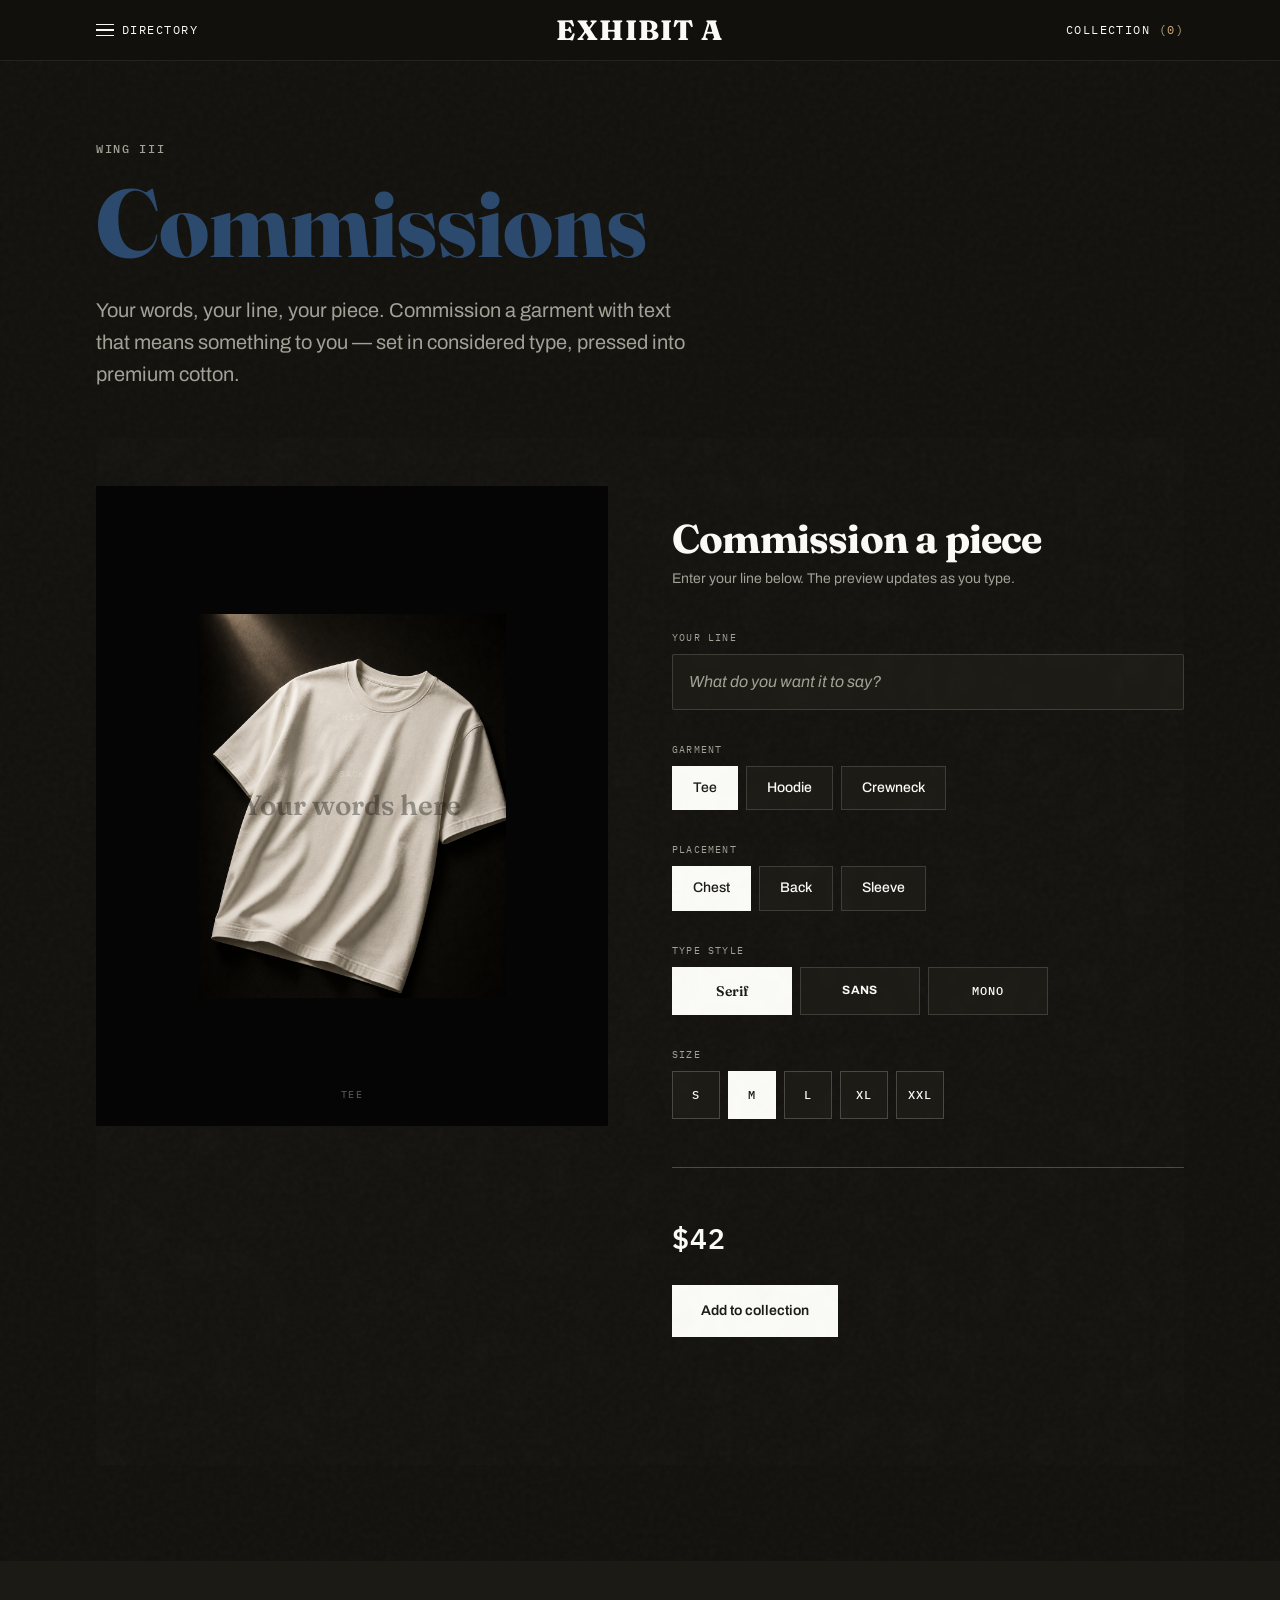
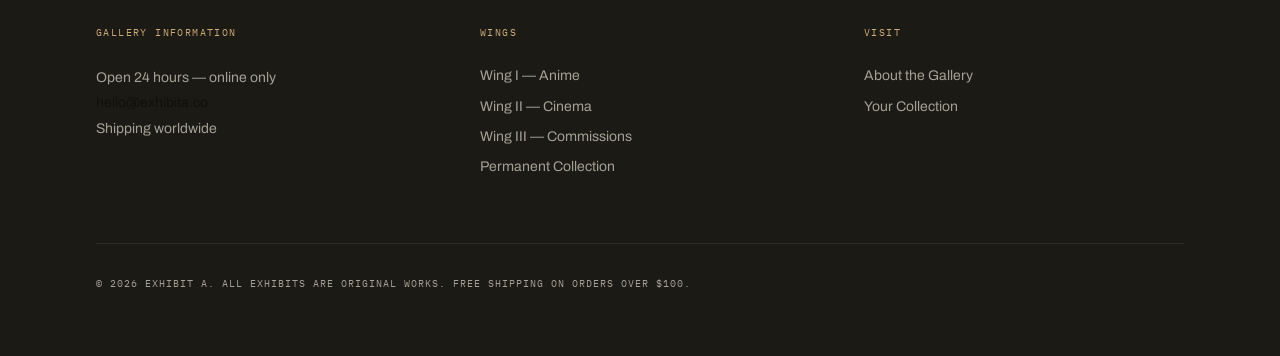
<file: wing-commissions.html>
<!DOCTYPE html>
<html lang="en" data-wing="commissions">
<head>
  <meta charset="UTF-8">
  <meta name="viewport" content="width=device-width, initial-scale=1.0">
  <title>Wing III — Commissions | EXHIBIT A</title>
  <meta name="description" content="Your words, your line, your piece. Commission a garment with text that means something to you — set in considered type, pressed into premium cotton.">

  <link rel="stylesheet" href="css/tokens.css">
  <link rel="stylesheet" href="css/base.css">
  <link rel="stylesheet" href="css/components.css">
  <link rel="stylesheet" href="css/pages.css">
</head>
<body>

  <!-- HEADER -->
  <header class="site-header">
    <div class="site-header__inner">
      <nav class="site-header__nav-left">
        <button class="site-header__directory-btn" data-directory-open aria-label="Open directory navigation">
          <span class="hamburger"><span></span><span></span><span></span></span>
          Directory
        </button>
      </nav>
      <div class="site-header__wordmark">
        <a href="index.html">EXHIBIT A</a>
      </div>
      <nav class="site-header__nav-right">
        <a href="collection.html" class="site-header__collection-link">
          Collection <span class="site-header__collection-count">(0)</span>
        </a>
      </nav>
    </div>
  </header>

  <!-- DIRECTORY OVERLAY -->
  <div class="directory-overlay" id="directory-overlay" role="dialog" aria-label="Site directory">
    <button class="directory-overlay__close" data-directory-close aria-label="Close directory">Close ✕</button>
    <nav class="directory-overlay__nav">
      <a href="wing-anime.html" class="directory-overlay__link" data-wing="anime">
        <span class="wing-dot" style="background-color: #D62839"></span>Wing I — Anime
      </a>
      <a href="wing-cinema.html" class="directory-overlay__link" data-wing="cinema">
        <span class="wing-dot" style="background-color: #E3A008"></span>Wing II — Cinema
      </a>
      <a href="wing-commissions.html" class="directory-overlay__link" data-wing="commissions">
        <span class="wing-dot" style="background-color: #2C4A6E"></span>Wing III — Commissions
      </a>
      <a href="index.html" class="directory-overlay__link">Permanent Collection</a>
      <div class="directory-overlay__meta">
        <a href="about.html">About the Gallery</a> &nbsp;·&nbsp;
        <a href="collection.html">Your Collection</a>
      </div>
    </nav>
  </div>


  <!-- COMMISSIONS STUDIO -->
  <div class="page-container">
    <div class="wing-header">
      <p class="wing-header__number font-mono">Wing III</p>
      <h1 class="wing-header__title">Commissions</h1>
      <p class="wing-header__statement">
        Your words, your line, your piece. Commission a garment with text that means something to you — set in considered type, pressed into premium cotton.
      </p>
    </div>

    <div class="wing-content">
      <div class="commission-studio">

        <!-- Live Preview -->
        <div class="commission-preview" id="commission-preview">
          <div class="commission-preview__garment">
            <div class="commission-preview__silhouette">
              <span class="commission-preview__placement-label commission-preview__placement-label--chest" style="opacity: 1;">Chest</span>
              <span class="commission-preview__placement-label commission-preview__placement-label--back">Back</span>
              <p class="commission-preview__text font-serif" id="commission-preview-text" style="opacity: 0.4;">Your words here</p>
            </div>
          </div>
          <!-- Garment type label -->
          <div style="position: absolute; bottom: 20px; left: 50%; transform: translateX(-50%);">
            <span class="font-mono" style="font-size: 10px; text-transform: uppercase; letter-spacing: 0.14em; color: rgba(250,250,247,0.3);" id="commission-garment-label">Tee</span>
          </div>
        </div>

        <!-- Form Panel -->
        <div class="commission-form">
          <h2 class="commission-form__title font-display">Commission a piece</h2>
          <p class="commission-form__subtitle">
            Enter your line below. The preview updates as you type.
          </p>

          <!-- Text Input -->
          <div class="commission-field">
            <label class="commission-field__label" for="commission-text">Your line</label>
            <input
              type="text"
              id="commission-text"
              class="commission-field__input"
              placeholder="What do you want it to say?"
              maxlength="80"
              autocomplete="off"
            >
          </div>

          <!-- Garment Type -->
          <div class="commission-field">
            <label class="commission-field__label">Garment</label>
            <div class="toggle-group">
              <button class="toggle-btn is-active" data-garment="Tee">Tee</button>
              <button class="toggle-btn" data-garment="Hoodie">Hoodie</button>
              <button class="toggle-btn" data-garment="Crewneck">Crewneck</button>
            </div>
          </div>

          <!-- Placement -->
          <div class="commission-field">
            <label class="commission-field__label">Placement</label>
            <div class="toggle-group">
              <button class="toggle-btn is-active" data-placement="chest">Chest</button>
              <button class="toggle-btn" data-placement="back">Back</button>
              <button class="toggle-btn" data-placement="sleeve">Sleeve</button>
            </div>
          </div>

          <!-- Type Style (3 curated options) -->
          <div class="commission-field">
            <label class="commission-field__label">Type style</label>
            <div class="toggle-group">
              <button class="toggle-btn font-toggle is-active" data-font="serif">Serif</button>
              <button class="toggle-btn font-toggle" data-font="sans">Sans</button>
              <button class="toggle-btn font-toggle" data-font="mono">Mono</button>
            </div>
          </div>

          <!-- Size -->
          <div class="commission-field">
            <label class="commission-field__label">Size</label>
            <div class="size-selector">
              <button class="size-btn" data-size="S">S</button>
              <button class="size-btn is-active" data-size="M">M</button>
              <button class="size-btn" data-size="L">L</button>
              <button class="size-btn" data-size="XL">XL</button>
              <button class="size-btn" data-size="XXL">XXL</button>
            </div>
          </div>

          <hr class="divider">

          <p class="commission-price">$42</p>

          <button class="btn btn--primary" id="commission-add-btn" onclick="addCommissionToCart()">
            Add to collection
          </button>
        </div>

      </div>
    </div>
  </div>


  <!-- FOOTER -->
  <footer class="site-footer">
    <div class="site-footer__inner">
      <div>
        <p class="site-footer__block-title">Gallery Information</p>
        <address class="site-footer__address">
          Open 24 hours — online only<br>
          <a href="mailto:hello@exhibita.co">hello@exhibita.co</a><br>
          Shipping worldwide
        </address>
      </div>
      <div>
        <p class="site-footer__block-title">Wings</p>
        <nav class="site-footer__links">
          <a href="wing-anime.html" class="site-footer__link">Wing I — Anime</a>
          <a href="wing-cinema.html" class="site-footer__link">Wing II — Cinema</a>
          <a href="wing-commissions.html" class="site-footer__link">Wing III — Commissions</a>
          <a href="index.html" class="site-footer__link">Permanent Collection</a>
        </nav>
      </div>
      <div>
        <p class="site-footer__block-title">Visit</p>
        <nav class="site-footer__links">
          <a href="about.html" class="site-footer__link">About the Gallery</a>
          <a href="collection.html" class="site-footer__link">Your Collection</a>
        </nav>
      </div>
      <div class="site-footer__legal">
        © 2026 Exhibit A. All exhibits are original works. Free shipping on orders over $100.
      </div>
    </div>
  </footer>

  <script src="js/data.js"></script>
  <script src="js/app.js"></script>
  <script src="js/commissions.js"></script>
  <script>
    function addCommissionToCart() {
      const text = document.getElementById('commission-text').value.trim();
      if (!text) {
        document.getElementById('commission-text').focus();
        document.getElementById('commission-text').style.borderColor = '#D62839';
        setTimeout(() => {
          document.getElementById('commission-text').style.borderColor = '';
        }, 2000);
        return;
      }

      const activeGarment = document.querySelector('[data-garment].is-active');
      const activePlacement = document.querySelector('[data-placement].is-active');
      const activeFont = document.querySelector('[data-font].is-active');
      const activeSize = document.querySelector('.size-btn.is-active');

      const garment = activeGarment ? activeGarment.dataset.garment : 'Tee';
      const placement = activePlacement ? activePlacement.dataset.placement : 'chest';
      const font = activeFont ? activeFont.dataset.font : 'serif';
      const size = activeSize ? activeSize.dataset.size : 'M';

      const product = {
        id: 'commission-' + Date.now(),
        title: '"' + text + '"',
        wing: 'commissions',
        wingLabel: 'Wing III · Commissions',
        medium: garment.toLowerCase(),
        mediumLabel: garment,
        plate_no: 'C' + String(Math.floor(Math.random() * 999)).padStart(3, '0'),
        price: 42,
        is_commission: true,
        custom_text: text,
        custom_font: font,
        custom_placement: placement
      };

      Cart.addItem(product, size);
    }
  </script>

</body>
</html>
</file>
<file: css/tokens.css>
/* ============================================================
   EXHIBIT A — Design Tokens (§4)
   Single source of truth for every color, typeface, and spacing
   value in the system. Named to match the design brief.
   ============================================================ */

/* --- Google Fonts --- */
@import url('https://fonts.googleapis.com/css2?family=Fraunces:ital,opsz,wght@0,9..144,100..900;1,9..144,100..900&family=Archivo:wght@400;500;600;700&family=IBM+Plex+Mono:wght@400;500;600&display=swap');

:root {
  /* ── 4.1 Base Palette (Site Shell) ── */
  --color-stone:   #11100C;   /* Primary background — gallery wall */
  --color-paper:   #1C1A14;   /* Cards, placards, elevated surfaces */
  --color-ink:     #FAFAF7;   /* Primary text, wordmark, line art */
  --color-vitrine: #050505;   /* Dark stage behind spotlit products */
  --color-dust:    #A3A096;   /* Secondary text, captions, metadata */
  --color-brass:   #CBAA7A;   /* Sparse signature accent — foil/plaque */

  /* ── 4.2 Edition Accent System ── */
  --accent-anime:       #D62839;  /* Hanko Red */
  --accent-cinema:      #E3A008;  /* Marquee Amber */
  --accent-commissions: #2C4A6E;  /* Ribbon Blue */

  /* Text-safe darker tints for accessibility (§12) */
  --accent-anime-text:       #B8212F;
  --accent-cinema-text:      #9A6D05;
  --accent-commissions-text: #1E3550;

  /* ── Current wing accent (overridden by [data-wing]) ── */
  --accent-current: var(--color-brass);

  /* ── 4.3 Typography ── */
  --font-display: 'Fraunces', serif;
  --font-body:    'Archivo', sans-serif;
  --font-mono:    'IBM Plex Mono', monospace;

  /* Type scale (rem @ 16px base) */
  --text-xs:   0.75rem;   /* 12px */
  --text-sm:   0.875rem;  /* 14px */
  --text-base: 1rem;      /* 16px */
  --text-md:   1.25rem;   /* 20px */
  --text-lg:   1.75rem;   /* 28px */
  --text-xl:   2.5rem;    /* 40px */
  --text-2xl:  4rem;      /* 64px */
  --text-3xl:  6rem;      /* 96px */
  --text-hero: 8.75rem;   /* 140px */

  /* ── 4.4 Grid & Spacing ── */
  --space-unit: 8px;
  --space-1:  8px;
  --space-2:  16px;
  --space-3:  24px;
  --space-4:  32px;
  --space-5:  40px;
  --space-6:  48px;
  --space-8:  64px;
  --space-10: 80px;
  --space-12: 96px;
  --space-15: 120px;

  --grid-columns: 12;
  --grid-gap: var(--space-3);
  --margin-desktop: var(--space-12);
  --margin-mobile:  var(--space-3);

  /* ── 4.5 Shape & Elevation ── */
  --radius-none: 0px;
  --radius-input: 2px;  /* Exception for form inputs / filter tags */

  --shadow-plaque: 4px 4px 0 rgba(0, 0, 0, 0.9);
  --shadow-plaque-sm: 3px 3px 0 rgba(0, 0, 0, 0.85);
  --shadow-brass: 4px 4px 0 var(--color-brass);

  /* ── Transitions ── */
  --transition-fast: 120ms ease;
  --transition-medium: 300ms ease;
  --transition-spotlight: 380ms linear;
}

/* ── Wing-level accent theming (§14 build note) ── */
[data-wing="anime"] {
  --accent-current: var(--accent-anime);
  --accent-current-text: var(--accent-anime-text);
}
[data-wing="cinema"] {
  --accent-current: var(--accent-cinema);
  --accent-current-text: var(--accent-cinema-text);
}
[data-wing="commissions"] {
  --accent-current: var(--accent-commissions);
  --accent-current-text: var(--accent-commissions-text);
}
</file>
<file: css/base.css>
/* ============================================================
   EXHIBIT A — Base Styles
   Reset, typography, grid system, and global utilities.
   ============================================================ */

/* ── Reset ── */
*, *::before, *::after {
  box-sizing: border-box;
  margin: 0;
  padding: 0;
}

html {
  font-size: 16px;
  -webkit-font-smoothing: antialiased;
  -moz-osx-font-smoothing: grayscale;
  scroll-behavior: smooth;
}

body {
  font-family: var(--font-body);
  font-size: var(--text-base);
  line-height: 1.6;
  color: var(--color-ink);
  background-color: var(--color-stone);
  /* Barely-there paper-grain texture at ~3% opacity (§4.5) */
  background-image: url("data:image/svg+xml,%3Csvg viewBox='0 0 256 256' xmlns='http://www.w3.org/2000/svg'%3E%3Cfilter id='noise'%3E%3CfeTurbulence type='fractalNoise' baseFrequency='0.9' numOctaves='4' stitchTiles='stitch'/%3E%3C/filter%3E%3Crect width='100%25' height='100%25' filter='url(%23noise)' opacity='0.03'/%3E%3C/svg%3E");
}

img, video, svg {
  display: block;
  max-width: 100%;
}

a {
  color: inherit;
  text-decoration: none;
}

ul, ol {
  list-style: none;
}

button, input, select, textarea {
  font: inherit;
  color: inherit;
  border: none;
  background: none;
  outline: none;
}

button {
  cursor: pointer;
}

/* ── Typography ── */

.font-display {
  font-family: var(--font-display);
  font-weight: 700;
  line-height: 1.05;
  letter-spacing: -0.02em;
}

.font-body {
  font-family: var(--font-body);
  font-weight: 400;
  line-height: 1.6;
}

.font-mono {
  font-family: var(--font-mono);
  font-weight: 500;
  font-size: var(--text-xs);
  text-transform: uppercase;
  letter-spacing: 0.12em;
  line-height: 1.4;
}

/* Display sizes — Fraunces hero moments */
.text-hero   { font-size: var(--text-hero); }
.text-3xl    { font-size: var(--text-3xl); }
.text-2xl    { font-size: var(--text-2xl); }
.text-xl     { font-size: var(--text-xl); }
.text-lg     { font-size: var(--text-lg); }
.text-md     { font-size: var(--text-md); }
.text-base   { font-size: var(--text-base); }
.text-sm     { font-size: var(--text-sm); }
.text-xs     { font-size: var(--text-xs); }

.text-dust   { color: var(--color-dust); }
.text-brass  { color: var(--color-brass); }
.text-ink    { color: var(--color-ink); }
.text-paper  { color: var(--color-paper); }
.text-accent { color: var(--accent-current); }

/* ── Layout ── */

.page-container {
  width: 100%;
  max-width: 1440px;
  margin: 0 auto;
  padding-left: var(--margin-desktop);
  padding-right: var(--margin-desktop);
}

.page-container--narrow {
  max-width: 800px;
}

.page-container--wide {
  max-width: 1600px;
}

/* 12-column grid */
.grid {
  display: grid;
  grid-template-columns: repeat(var(--grid-columns), 1fr);
  gap: var(--grid-gap);
}

.grid--asymmetric {
  grid-template-columns: repeat(auto-fill, minmax(280px, 1fr));
}

/* Span helpers */
.col-span-full { grid-column: 1 / -1; }
.col-span-6    { grid-column: span 6; }
.col-span-7    { grid-column: span 7; }
.col-span-5    { grid-column: span 5; }
.col-span-4    { grid-column: span 4; }
.col-span-3    { grid-column: span 3; }

/* ── Section spacing ── */
.section {
  padding-top: var(--space-12);
  padding-bottom: var(--space-12);
}

.section--sm {
  padding-top: var(--space-8);
  padding-bottom: var(--space-8);
}

/* ── Horizontal Rule — brass divider ── */
.divider {
  border: none;
  height: 1px;
  background-color: var(--color-brass);
  opacity: 0.35;
  margin: var(--space-6) 0;
}

.divider--ink {
  background-color: var(--color-ink);
  opacity: 0.12;
}

/* ── Eyebrow text (mono, small, above headings) ── */
.eyebrow {
  font-family: var(--font-mono);
  font-size: var(--text-xs);
  font-weight: 500;
  text-transform: uppercase;
  letter-spacing: 0.14em;
  color: var(--color-dust);
  margin-bottom: var(--space-2);
}

/* ── Wing accent dot (§7) ── */
.wing-dot {
  display: inline-block;
  width: 8px;
  height: 8px;
  border-radius: 50%;
  background-color: var(--accent-current);
  vertical-align: middle;
  margin-right: 6px;
  flex-shrink: 0;
}

/* ── Accessibility: keyboard focus (§12) ── */
*:focus-visible {
  outline: 2px solid var(--color-brass);
  outline-offset: 2px;
}

/* ── Reduced motion (§8, §12) ── */
@media (prefers-reduced-motion: reduce) {
  *, *::before, *::after {
    animation-duration: 0.01ms !important;
    animation-iteration-count: 1 !important;
    transition-duration: 0.01ms !important;
  }

  html {
    scroll-behavior: auto;
  }
}

/* ── Responsive ── */
@media (max-width: 1024px) {
  .page-container {
    padding-left: var(--space-5);
    padding-right: var(--space-5);
  }

  .col-span-6, .col-span-7, .col-span-5 {
    grid-column: 1 / -1;
  }

  .section {
    padding-top: var(--space-8);
    padding-bottom: var(--space-8);
  }
}

@media (max-width: 768px) {
  :root {
    --grid-columns: 1;
  }

  .page-container {
    padding-left: var(--margin-mobile);
    padding-right: var(--margin-mobile);
  }

  .text-hero { font-size: 3rem; }
  .text-3xl  { font-size: 2.5rem; }
  .text-2xl  { font-size: 2rem; }
  .text-xl   { font-size: 1.75rem; }

  .col-span-4, .col-span-3 {
    grid-column: 1 / -1;
  }

  .grid--asymmetric {
    grid-template-columns: 1fr;
  }

  .section {
    padding-top: var(--space-6);
    padding-bottom: var(--space-6);
  }
}

@media (max-width: 480px) {
  .text-hero { font-size: 2.5rem; }
  .text-3xl  { font-size: 2rem; }
}
</file>
<file: css/components.css>
/* ============================================================
   EXHIBIT A — Components
   Vitrine Card, header, footer, buttons, filters, size selector,
   placard, and all shared UI components.
   ============================================================ */

/* ══════════════════════════════════════════════════════════════
   HEADER — §7
   Wordmark centered, Directory left, Collection right.
   Thin, minimal, never heavy.
   ══════════════════════════════════════════════════════════════ */

.site-header {
  position: sticky;
  top: 0;
  z-index: 100;
  background-color: var(--color-stone);
  border-bottom: 1px solid rgba(250, 250, 247, 0.08);
  backdrop-filter: blur(8px);
  -webkit-backdrop-filter: blur(8px);
}

.site-header__inner {
  display: flex;
  align-items: center;
  justify-content: space-between;
  padding: var(--space-2) var(--margin-desktop);
  max-width: 1600px;
  margin: 0 auto;
  height: 60px;
}

.site-header__nav-left {
  flex: 1;
  display: flex;
  align-items: center;
}

.site-header__directory-btn {
  font-family: var(--font-mono);
  font-size: var(--text-xs);
  text-transform: uppercase;
  letter-spacing: 0.12em;
  color: var(--color-ink);
  display: flex;
  align-items: center;
  gap: 8px;
  padding: var(--space-1) 0;
  transition: color var(--transition-fast);
}

.site-header__directory-btn:hover {
  color: var(--color-dust);
}

.site-header__directory-btn .hamburger {
  display: flex;
  flex-direction: column;
  gap: 4px;
  width: 18px;
}

.site-header__directory-btn .hamburger span {
  display: block;
  height: 1.5px;
  background-color: currentColor;
  width: 100%;
  transition: transform var(--transition-fast);
}

.site-header__wordmark {
  flex: 1;
  text-align: center;
}

.site-header__wordmark a {
  font-family: var(--font-display);
  font-size: var(--text-lg);
  font-weight: 800;
  letter-spacing: 0.04em;
  color: var(--color-ink);
  text-decoration: none;
}

.site-header__nav-right {
  flex: 1;
  display: flex;
  justify-content: flex-end;
  align-items: center;
}

.site-header__collection-link {
  font-family: var(--font-mono);
  font-size: var(--text-xs);
  text-transform: uppercase;
  letter-spacing: 0.12em;
  color: var(--color-ink);
  transition: color var(--transition-fast);
}

.site-header__collection-link:hover {
  color: var(--color-dust);
}

.site-header__collection-count {
  color: var(--color-brass);
}

/* ── Directory Overlay (full-screen index) ── */

.directory-overlay {
  position: fixed;
  inset: 0;
  z-index: 200;
  background-color: var(--color-stone);
  display: flex;
  flex-direction: column;
  align-items: center;
  justify-content: center;
  opacity: 0;
  pointer-events: none;
  transition: opacity 250ms ease;
}

.directory-overlay.is-open {
  opacity: 1;
  pointer-events: all;
}

.directory-overlay__close {
  position: absolute;
  top: var(--space-3);
  right: var(--space-5);
  font-family: var(--font-mono);
  font-size: var(--text-sm);
  text-transform: uppercase;
  letter-spacing: 0.1em;
  color: var(--color-ink);
  cursor: pointer;
  padding: var(--space-1);
}

.directory-overlay__nav {
  text-align: center;
}

.directory-overlay__link {
  display: block;
  font-family: var(--font-display);
  font-size: var(--text-xl);
  font-weight: 700;
  color: var(--color-ink);
  padding: var(--space-2) 0;
  transition: color var(--transition-fast);
}

.directory-overlay__link:hover {
  color: var(--accent-current, var(--color-brass));
}

.directory-overlay__link .wing-dot {
  margin-right: 10px;
}

.directory-overlay__meta {
  margin-top: var(--space-5);
  font-family: var(--font-mono);
  font-size: var(--text-xs);
  text-transform: uppercase;
  letter-spacing: 0.1em;
  color: var(--color-dust);
}

.directory-overlay__meta a {
  color: var(--color-dust);
  transition: color var(--transition-fast);
}

.directory-overlay__meta a:hover {
  color: var(--color-ink);
}


/* ══════════════════════════════════════════════════════════════
   BUTTONS — §7
   Rectangular, 0 radius. Primary: ink fill, paper text.
   Secondary: paper fill, ink 1px border.
   ══════════════════════════════════════════════════════════════ */

.btn {
  display: inline-flex;
  align-items: center;
  justify-content: center;
  gap: 8px;
  padding: 14px 28px;
  font-family: var(--font-body);
  font-size: var(--text-sm);
  font-weight: 600;
  text-transform: none; /* Sentence case per §9 */
  border-radius: var(--radius-none);
  transition: box-shadow var(--transition-fast), transform var(--transition-fast);
  cursor: pointer;
  white-space: nowrap;
}

.btn--primary {
  background-color: var(--color-ink);
  color: var(--color-paper);
  border: 1px solid var(--color-ink);
}

.btn--primary:hover {
  box-shadow: var(--shadow-plaque);
  transform: translate(-2px, -2px);
}

.btn--secondary {
  background-color: var(--color-paper);
  color: var(--color-ink);
  border: 1px solid var(--color-ink);
}

.btn--secondary:hover {
  box-shadow: var(--shadow-plaque-sm);
  transform: translate(-1px, -1px);
}

.btn--accent {
  background-color: var(--accent-current);
  color: var(--color-paper);
  border: 1px solid var(--accent-current);
}

.btn--accent:hover {
  box-shadow: var(--shadow-plaque);
  transform: translate(-2px, -2px);
}

.btn--ghost {
  background: transparent;
  color: var(--color-ink);
  border: none;
  padding: 8px 0;
}

.btn--ghost:hover {
  color: var(--color-brass);
}

.btn--ghost .btn-arrow {
  transition: transform var(--transition-fast);
}

.btn--ghost:hover .btn-arrow {
  transform: translateX(4px);
}


/* ══════════════════════════════════════════════════════════════
   VITRINE CARD — §5 (Signature Element)
   Two-part object: dark photo stage + placard strip.
   ══════════════════════════════════════════════════════════════ */

.vitrine-card {
  background-color: var(--color-paper);
  border: 1px solid rgba(250, 250, 247, 0.06);
  overflow: hidden;
  cursor: pointer;
  transition: box-shadow var(--transition-medium);
  text-decoration: none;
  display: block;
}

.vitrine-card:hover {
  box-shadow: var(--shadow-plaque-sm);
}

/* ── Photo stage (the dark "display case") ── */
.vitrine-card__stage {
  background-color: var(--color-vitrine);
  aspect-ratio: 4 / 5;
  position: relative;
  overflow: hidden;
  display: flex;
  align-items: center;
  justify-content: center;
}

/* Spotlight gradient — the dramatic lighting effect */
.vitrine-card__spotlight {
  position: absolute;
  inset: 0;
  background: radial-gradient(
    ellipse 60% 70% at 50% 40%,
    rgba(250, 250, 247, 0.08) 0%,
    transparent 70%
  );
  transition: background var(--transition-spotlight);
  pointer-events: none;
}

.vitrine-card__image {
  width: 70%;
  height: 70%;
  object-fit: contain;
  position: relative;
  z-index: 1;
  filter: drop-shadow(0 8px 24px rgba(0, 0, 0, 0.5));
  transition: transform var(--transition-spotlight);
}

/* Placeholder for when no image exists */
.vitrine-card__placeholder {
  width: 60%;
  height: 60%;
  display: flex;
  flex-direction: column;
  align-items: center;
  justify-content: center;
  gap: 12px;
  position: relative;
  z-index: 1;
  opacity: 0.2;
}

.vitrine-card__placeholder-icon {
  width: 48px;
  height: 48px;
  border: 2px solid var(--color-paper);
  border-radius: 0;
}

.vitrine-card__placeholder-text {
  font-family: var(--font-mono);
  font-size: 10px;
  text-transform: uppercase;
  letter-spacing: 0.15em;
  color: var(--color-paper);
}

/* ── Placard strip (the wall label underneath) ── */
.vitrine-card__placard {
  padding: var(--space-2) var(--space-3);
  background-color: var(--color-paper);
}

.vitrine-card__plate {
  font-family: var(--font-mono);
  font-size: 10px;
  font-weight: 500;
  text-transform: uppercase;
  letter-spacing: 0.14em;
  color: var(--color-dust);
  margin-bottom: 4px;
  transition: color var(--transition-fast);
}

.vitrine-card:hover .vitrine-card__plate {
  color: var(--color-brass);
}

.vitrine-card__title {
  font-family: var(--font-display);
  font-size: var(--text-md);
  font-weight: 600;
  line-height: 1.2;
  margin-bottom: 4px;
  color: var(--color-ink);
}

.vitrine-card__meta {
  display: flex;
  align-items: center;
  gap: 6px;
  font-family: var(--font-body);
  font-size: var(--text-sm);
  color: var(--color-dust);
}

.vitrine-card__meta .wing-dot {
  transition: transform var(--transition-fast);
}

.vitrine-card:hover .vitrine-card__meta .wing-dot {
  transform: scale(1.3);
}

.vitrine-card__price {
  margin-left: auto;
  font-family: var(--font-mono);
  font-size: var(--text-xs);
  letter-spacing: 0.06em;
  color: var(--color-ink);
}


/* ══════════════════════════════════════════════════════════════
   PRODUCT GRID — Asymmetric masonry-like layout
   ══════════════════════════════════════════════════════════════ */

.product-grid {
  display: grid;
  grid-template-columns: repeat(3, 1fr);
  gap: var(--space-4);
}

/* Asymmetric masonry: every 5th card spans 2 columns */
.product-grid--masonry .vitrine-card:nth-child(5n+1) {
  grid-column: span 2;
}

.product-grid--masonry .vitrine-card:nth-child(5n+1) .vitrine-card__stage {
  aspect-ratio: 8 / 5;
}

/* Wing page: uniform 4-col */
.product-grid--uniform {
  grid-template-columns: repeat(4, 1fr);
}

@media (max-width: 1024px) {
  .product-grid {
    grid-template-columns: repeat(2, 1fr);
  }
  .product-grid--uniform {
    grid-template-columns: repeat(2, 1fr);
  }
  .product-grid--masonry .vitrine-card:nth-child(5n+1) {
    grid-column: span 1;
  }
  .product-grid--masonry .vitrine-card:nth-child(5n+1) .vitrine-card__stage {
    aspect-ratio: 4 / 5;
  }
}

@media (max-width: 580px) {
  .product-grid,
  .product-grid--uniform {
    grid-template-columns: 1fr;
  }
}


/* ══════════════════════════════════════════════════════════════
   FILTER TABS — §6 Wing page
   Horizontal directory-tab toggles, not checkboxes.
   ══════════════════════════════════════════════════════════════ */

.filter-bar {
  display: flex;
  align-items: center;
  gap: var(--space-3);
  padding: var(--space-3) 0;
  border-bottom: 1px solid rgba(250, 250, 247, 0.08);
  margin-bottom: var(--space-5);
  flex-wrap: wrap;
}

.filter-group {
  position: relative;
}

.filter-group__label {
  font-family: var(--font-mono);
  font-size: 11px;
  text-transform: uppercase;
  letter-spacing: 0.1em;
  color: var(--color-dust);
  cursor: pointer;
  display: flex;
  align-items: center;
  gap: 6px;
  padding: 8px 14px;
  border: 1px solid rgba(250, 250, 247, 0.12);
  border-radius: var(--radius-input);
  transition: border-color var(--transition-fast), color var(--transition-fast);
  background-color: var(--color-paper);
}

.filter-group__label:hover {
  border-color: var(--color-ink);
  color: var(--color-ink);
}

.filter-group__arrow {
  font-size: 8px;
  transition: transform var(--transition-fast);
}

.filter-group.is-open .filter-group__arrow {
  transform: rotate(180deg);
}

.filter-group__dropdown {
  position: absolute;
  top: calc(100% + 4px);
  left: 0;
  min-width: 160px;
  background-color: var(--color-paper);
  border: 1px solid rgba(250, 250, 247, 0.1);
  box-shadow: var(--shadow-plaque-sm);
  z-index: 50;
  display: none;
}

.filter-group.is-open .filter-group__dropdown {
  display: block;
}

.filter-option {
  display: block;
  width: 100%;
  text-align: left;
  padding: 10px 14px;
  font-family: var(--font-body);
  font-size: var(--text-sm);
  color: var(--color-ink);
  cursor: pointer;
  transition: background-color var(--transition-fast);
}

.filter-option:hover {
  background-color: var(--color-stone);
}

.filter-option.is-active {
  color: var(--accent-current);
  font-weight: 600;
}


/* ══════════════════════════════════════════════════════════════
   SIZE SELECTOR — §7
   Squared toggle buttons, never a dropdown.
   ══════════════════════════════════════════════════════════════ */

.size-selector {
  display: flex;
  gap: 8px;
  flex-wrap: wrap;
}

.size-btn {
  width: 48px;
  height: 48px;
  display: flex;
  align-items: center;
  justify-content: center;
  font-family: var(--font-mono);
  font-size: var(--text-xs);
  font-weight: 500;
  text-transform: uppercase;
  letter-spacing: 0.08em;
  border: 1px solid rgba(250, 250, 247, 0.2);
  border-radius: var(--radius-none);
  color: var(--color-ink);
  background-color: var(--color-paper);
  cursor: pointer;
  transition: all var(--transition-fast);
}

.size-btn:hover {
  border-color: var(--color-ink);
}

.size-btn.is-active {
  background-color: var(--color-ink);
  color: var(--color-paper);
  border-color: var(--color-ink);
}

.size-btn.is-disabled {
  opacity: 0.3;
  cursor: not-allowed;
  text-decoration: line-through;
}


/* ══════════════════════════════════════════════════════════════
   FOOTER — §7
   Gallery "hours & info" plaque style.
   ══════════════════════════════════════════════════════════════ */

.site-footer {
  background-color: var(--color-paper);
  color: var(--color-ink);
  padding: var(--space-8) 0;
  margin-top: var(--space-12);
}

.site-footer__inner {
  max-width: 1440px;
  margin: 0 auto;
  padding: 0 var(--margin-desktop);
  display: grid;
  grid-template-columns: 1fr 1fr 1fr;
  gap: var(--space-8);
}

.site-footer__block-title {
  font-family: var(--font-mono);
  font-size: 10px;
  text-transform: uppercase;
  letter-spacing: 0.14em;
  color: var(--color-brass);
  margin-bottom: var(--space-3);
}

.site-footer__address {
  font-family: var(--font-body);
  font-size: var(--text-sm);
  line-height: 1.8;
  color: var(--color-dust);
  font-style: normal;
}

.site-footer__address a {
  color: var(--color-stone);
  transition: color var(--transition-fast);
}

.site-footer__address a:hover {
  color: var(--color-brass);
}

.site-footer__links {
  display: flex;
  flex-direction: column;
  gap: 8px;
}

.site-footer__link {
  font-family: var(--font-body);
  font-size: var(--text-sm);
  color: var(--color-dust);
  transition: color var(--transition-fast);
}

.site-footer__link:hover {
  color: var(--color-stone);
}

.site-footer__legal {
  grid-column: 1 / -1;
  padding-top: var(--space-4);
  border-top: 1px solid rgba(250, 250, 247, 0.08);
  font-family: var(--font-mono);
  font-size: 10px;
  text-transform: uppercase;
  letter-spacing: 0.1em;
  color: var(--color-dust);
}

@media (max-width: 768px) {
  .site-footer__inner {
    grid-template-columns: 1fr;
    padding: 0 var(--margin-mobile);
    gap: var(--space-5);
  }
}


/* ══════════════════════════════════════════════════════════════
   SCROLL REVEAL — fade + 8px rise (§8)
   ══════════════════════════════════════════════════════════════ */

.reveal {
  opacity: 0;
  transform: translateY(8px);
  transition: opacity 400ms ease, transform 400ms ease;
}

.reveal.is-visible {
  opacity: 1;
  transform: translateY(0);
}

/* Stagger per item in grid */
.reveal-stagger > .reveal:nth-child(1) { transition-delay: 0ms; }
.reveal-stagger > .reveal:nth-child(2) { transition-delay: 60ms; }
.reveal-stagger > .reveal:nth-child(3) { transition-delay: 120ms; }
.reveal-stagger > .reveal:nth-child(4) { transition-delay: 180ms; }
.reveal-stagger > .reveal:nth-child(5) { transition-delay: 240ms; }
.reveal-stagger > .reveal:nth-child(6) { transition-delay: 300ms; }
.reveal-stagger > .reveal:nth-child(7) { transition-delay: 360ms; }
.reveal-stagger > .reveal:nth-child(8) { transition-delay: 420ms; }


/* ══════════════════════════════════════════════════════════════
   QUANTITY STEPPER (for cart)
   ══════════════════════════════════════════════════════════════ */

.qty-stepper {
  display: inline-flex;
  align-items: center;
  border: 1px solid rgba(250, 250, 247, 0.2);
}

.qty-stepper__btn {
  width: 36px;
  height: 36px;
  display: flex;
  align-items: center;
  justify-content: center;
  font-size: var(--text-md);
  cursor: pointer;
  transition: background-color var(--transition-fast);
}

.qty-stepper__btn:hover {
  background-color: var(--color-stone);
}

.qty-stepper__value {
  width: 40px;
  text-align: center;
  font-family: var(--font-mono);
  font-size: var(--text-sm);
  border-left: 1px solid rgba(250, 250, 247, 0.12);
  border-right: 1px solid rgba(250, 250, 247, 0.12);
  line-height: 36px;
}
</file>
<file: css/pages.css>
/* ============================================================
   EXHIBIT A — Page-Specific Styles
   Home hero, wing headers, exhibit page, commissions studio,
   collection/cart, about page, and wing textures.
   ============================================================ */

/* ══════════════════════════════════════════════════════════════
   HOME — The Rotunda (§6)
   ══════════════════════════════════════════════════════════════ */

/* Hero: full-bleed vitrine spotlight */
.home-hero {
  background-color: var(--color-vitrine);
  background-image: url('../assets/hero-featured.png');
  background-size: cover;
  background-position: center;
  color: var(--color-paper);
  padding: var(--space-10) 0 var(--space-12);
  position: relative;
  overflow: hidden;
  min-height: 80vh;
  display: flex;
  align-items: center;
}

/* Spotlight fade-up from black on load (§8) */
.home-hero::before {
  content: '';
  position: absolute;
  inset: 0;
  background: linear-gradient(
    105deg,
    rgba(5, 5, 5, 0.92) 0%,
    rgba(5, 5, 5, 0.85) 35%,
    rgba(5, 5, 5, 0.5) 60%,
    rgba(5, 5, 5, 0.25) 80%,
    rgba(5, 5, 5, 0.15) 100%
  );
  animation: spotlightFadeUp 600ms ease-out forwards;
  pointer-events: none;
  z-index: 1;
}

@keyframes spotlightFadeUp {
  from { opacity: 0; }
  to   { opacity: 1; }
}

/* Warm spotlight glow on the image side */
.home-hero::after {
  content: '';
  position: absolute;
  top: -20%;
  right: -10%;
  width: 70%;
  height: 120%;
  background: radial-gradient(
    ellipse at 60% 40%,
    rgba(176, 141, 87, 0.1) 0%,
    transparent 60%
  );
  pointer-events: none;
}

.home-hero__content {
  position: relative;
  z-index: 2;
  max-width: 1440px;
  margin: 0 auto;
  padding: 0 var(--margin-desktop);
  width: 100%;
}

.home-hero__eyebrow {
  font-family: var(--font-mono);
  font-size: var(--text-xs);
  text-transform: uppercase;
  letter-spacing: 0.18em;
  color: var(--color-brass);
  margin-bottom: var(--space-4);
}

.home-hero__title {
  font-family: var(--font-display);
  font-size: var(--text-hero);
  font-weight: 800;
  line-height: 0.95;
  letter-spacing: -0.03em;
  margin-bottom: var(--space-4);
  max-width: 10ch;
}

.home-hero__subtitle {
  font-family: var(--font-body);
  font-size: var(--text-md);
  color: var(--color-dust);
  max-width: 45ch;
  margin-bottom: var(--space-5);
  line-height: 1.6;
}

.home-hero__cta {
  display: inline-flex;
  align-items: center;
  gap: 10px;
  font-family: var(--font-body);
  font-size: var(--text-base);
  font-weight: 600;
  color: var(--color-paper);
  padding: 16px 0;
  border-bottom: 1px solid var(--color-brass);
  transition: gap var(--transition-fast), border-color var(--transition-fast);
}

.home-hero__cta:hover {
  gap: 16px;
  border-color: var(--color-paper);
}

.home-hero__cta-arrow {
  transition: transform var(--transition-fast);
  font-size: 1.2em;
}

@media (max-width: 768px) {
  .home-hero {
    min-height: 60vh;
    padding: var(--space-8) 0;
  }
  .home-hero__title {
    font-size: 3rem;
  }
  .home-hero__content {
    padding: 0 var(--margin-mobile);
  }
}


/* ── Wing Doorway Tiles (3 typographic entry panels) ── */

.wing-doorways {
  display: grid;
  grid-template-columns: repeat(3, 1fr);
  gap: 2px;
}

.wing-doorway {
  padding: var(--space-8) var(--space-5);
  display: flex;
  flex-direction: column;
  justify-content: flex-end;
  min-height: 320px;
  position: relative;
  overflow: hidden;
  text-decoration: none;
  transition: transform var(--transition-medium);
}

/* Accent-tinted background per wing (8–12% opacity) */
.wing-doorway[data-wing="anime"] {
  background-color: rgba(214, 40, 57, 0.08);
}
.wing-doorway[data-wing="cinema"] {
  background-color: rgba(227, 160, 8, 0.08);
}
.wing-doorway[data-wing="commissions"] {
  background-color: rgba(44, 74, 110, 0.08);
}

.wing-doorway:hover {
  transform: scale(1.01);
}

.wing-doorway__number {
  font-family: var(--font-mono);
  font-size: 10px;
  text-transform: uppercase;
  letter-spacing: 0.14em;
  color: var(--color-dust);
  margin-bottom: var(--space-1);
}

.wing-doorway__title {
  font-family: var(--font-display);
  font-size: var(--text-2xl);
  font-weight: 800;
  line-height: 1;
  color: var(--color-ink);
  margin-bottom: var(--space-1);
}

.wing-doorway__subtitle {
  font-family: var(--font-body);
  font-size: var(--text-sm);
  color: var(--color-dust);
}

.wing-doorway__arrow {
  position: absolute;
  top: var(--space-4);
  right: var(--space-4);
  font-size: var(--text-lg);
  color: var(--color-dust);
  opacity: 0;
  transform: translate(-8px, 8px);
  transition: opacity var(--transition-fast), transform var(--transition-fast);
}

.wing-doorway:hover .wing-doorway__arrow {
  opacity: 1;
  transform: translate(0, 0);
}

@media (max-width: 768px) {
  .wing-doorways {
    grid-template-columns: 1fr;
    gap: 1px;
  }
  .wing-doorway {
    min-height: 200px;
    padding: var(--space-5) var(--space-3);
  }
  .wing-doorway__title {
    font-size: var(--text-xl);
  }
}


/* ══════════════════════════════════════════════════════════════
   WING PAGES — §6
   ══════════════════════════════════════════════════════════════ */

.wing-header {
  padding: var(--space-10) 0 var(--space-6);
}

.wing-header__number {
  font-family: var(--font-mono);
  font-size: var(--text-xs);
  text-transform: uppercase;
  letter-spacing: 0.14em;
  color: var(--color-dust);
  margin-bottom: var(--space-2);
}

.wing-header__title {
  font-family: var(--font-display);
  font-size: var(--text-3xl);
  font-weight: 800;
  line-height: 1;
  color: var(--accent-current);
  margin-bottom: var(--space-3);
}

.wing-header__statement {
  font-family: var(--font-body);
  font-size: var(--text-md);
  color: var(--color-dust);
  max-width: 55ch;
  line-height: 1.6;
}

/* Wing-specific background textures (§4.5) */

/* Anime: faint halftone dot pattern */
[data-wing="anime"] .wing-content {
  background-image: radial-gradient(circle, rgba(214, 40, 57, 0.04) 1px, transparent 1px);
  background-size: 12px 12px;
}

/* Cinema: film-grain noise overlay */
[data-wing="cinema"] .wing-content {
  position: relative;
}

[data-wing="cinema"] .wing-content::before {
  content: '';
  position: absolute;
  inset: 0;
  background-image: url("data:image/svg+xml,%3Csvg viewBox='0 0 256 256' xmlns='http://www.w3.org/2000/svg'%3E%3Cfilter id='noise'%3E%3CfeTurbulence type='fractalNoise' baseFrequency='0.85' numOctaves='3' stitchTiles='stitch'/%3E%3C/filter%3E%3Crect width='100%25' height='100%25' filter='url(%23noise)' opacity='0.04'/%3E%3C/svg%3E");
  pointer-events: none;
  z-index: 0;
}

/* Commissions: fine letterpress-impression texture */
[data-wing="commissions"] .wing-content {
  position: relative;
}

[data-wing="commissions"] .wing-content::before {
  content: '';
  position: absolute;
  inset: 0;
  background-image: url("data:image/svg+xml,%3Csvg viewBox='0 0 64 64' xmlns='http://www.w3.org/2000/svg'%3E%3Cfilter id='lp'%3E%3CfeTurbulence type='turbulence' baseFrequency='0.4' numOctaves='2' stitchTiles='stitch'/%3E%3CfeColorMatrix type='saturate' values='0'/%3E%3C/filter%3E%3Crect width='100%25' height='100%25' filter='url(%23lp)' opacity='0.025'/%3E%3C/svg%3E");
  pointer-events: none;
  z-index: 0;
}

@media (max-width: 768px) {
  .wing-header {
    padding: var(--space-6) 0 var(--space-4);
  }
  .wing-header__title {
    font-size: var(--text-xl);
  }
}


/* ══════════════════════════════════════════════════════════════
   EXHIBIT PAGE — Single Product (§6)
   ══════════════════════════════════════════════════════════════ */

.exhibit-layout {
  display: grid;
  grid-template-columns: 7fr 5fr;
  gap: var(--space-8);
  padding: var(--space-6) 0 var(--space-12);
  align-items: start;
}

.exhibit-stage {
  background-color: var(--color-vitrine);
  aspect-ratio: 4 / 5;
  display: flex;
  align-items: center;
  justify-content: center;
  position: relative;
  overflow: hidden;
}

.exhibit-stage__spotlight {
  position: absolute;
  inset: 0;
  background: radial-gradient(
    ellipse 50% 60% at 45% 35%,
    rgba(250, 250, 247, 0.1) 0%,
    transparent 65%
  );
  pointer-events: none;
}

.exhibit-stage__image {
  width: 65%;
  height: 65%;
  object-fit: contain;
  filter: drop-shadow(0 12px 40px rgba(0, 0, 0, 0.5));
  position: relative;
  z-index: 1;
}

.exhibit-stage__placeholder {
  color: rgba(250, 250, 247, 0.15);
  font-family: var(--font-mono);
  font-size: var(--text-xs);
  text-transform: uppercase;
  letter-spacing: 0.15em;
  text-align: center;
}

/* Placard panel */
.exhibit-placard {
  padding: var(--space-4) 0;
  position: sticky;
  top: 80px;
}

.exhibit-placard__plate {
  font-family: var(--font-mono);
  font-size: var(--text-xs);
  text-transform: uppercase;
  letter-spacing: 0.14em;
  color: var(--color-brass);
  margin-bottom: var(--space-3);
  padding-bottom: var(--space-2);
  border-bottom: 1px solid var(--color-brass);
  display: inline-block;
}

.exhibit-placard__title {
  font-family: var(--font-display);
  font-size: var(--text-xl);
  font-weight: 700;
  line-height: 1.1;
  margin-bottom: var(--space-2);
}

.exhibit-placard__wing {
  display: flex;
  align-items: center;
  gap: 6px;
  font-family: var(--font-body);
  font-size: var(--text-sm);
  color: var(--color-dust);
  margin-bottom: var(--space-4);
}

.exhibit-placard__divider {
  height: 1px;
  background-color: rgba(250, 250, 247, 0.1);
  margin: var(--space-3) 0;
}

.exhibit-placard__detail-label {
  font-family: var(--font-mono);
  font-size: 10px;
  text-transform: uppercase;
  letter-spacing: 0.12em;
  color: var(--color-dust);
  margin-bottom: 4px;
}

.exhibit-placard__detail-value {
  font-family: var(--font-body);
  font-size: var(--text-sm);
  color: var(--color-ink);
  line-height: 1.6;
  margin-bottom: var(--space-3);
}

.exhibit-placard__curator-note {
  font-family: var(--font-body);
  font-size: var(--text-base);
  color: var(--color-ink);
  line-height: 1.7;
  margin-bottom: var(--space-4);
  padding-left: var(--space-3);
  border-left: 2px solid var(--color-brass);
}

.exhibit-placard__size-label {
  font-family: var(--font-mono);
  font-size: 10px;
  text-transform: uppercase;
  letter-spacing: 0.12em;
  color: var(--color-dust);
  margin-bottom: var(--space-1);
}

.exhibit-placard__price {
  font-family: var(--font-mono);
  font-size: var(--text-lg);
  font-weight: 600;
  letter-spacing: 0.04em;
  color: var(--color-ink);
  margin-top: var(--space-4);
  margin-bottom: var(--space-3);
}

@media (max-width: 1024px) {
  .exhibit-layout {
    grid-template-columns: 1fr;
    gap: var(--space-4);
  }
  .exhibit-placard {
    position: static;
  }
}


/* ══════════════════════════════════════════════════════════════
   COMMISSIONS STUDIO — §6
   ══════════════════════════════════════════════════════════════ */

.commission-studio {
  display: grid;
  grid-template-columns: 1fr 1fr;
  gap: var(--space-8);
  padding: var(--space-6) 0 var(--space-12);
  align-items: start;
}

/* Live garment preview area */
.commission-preview {
  background-color: var(--color-vitrine);
  aspect-ratio: 4 / 5;
  display: flex;
  align-items: center;
  justify-content: center;
  position: relative;
  overflow: hidden;
}

.commission-preview__garment {
  position: relative;
  width: 60%;
  display: flex;
  flex-direction: column;
  align-items: center;
  justify-content: center;
  z-index: 1;
}

/* Garment silhouette placeholder */
.commission-preview__silhouette {
  width: 100%;
  aspect-ratio: 4 / 5;
  background-image: url('../assets/perm-001-canvas-stone.png');
  background-size: cover;
  background-position: center;
  display: flex;
  align-items: center;
  justify-content: center;
  position: relative;
}

.commission-preview__text {
  font-family: var(--font-body);
  font-size: var(--text-lg);
  color: var(--color-paper);
  text-align: center;
  padding: 0 var(--space-3);
  word-break: break-word;
  max-width: 90%;
  transition: font-family var(--transition-medium);
}

.commission-preview__text.font-serif {
  font-family: var(--font-display);
  font-weight: 600;
}

.commission-preview__text.font-sans {
  font-family: var(--font-body);
  font-weight: 700;
  text-transform: uppercase;
  letter-spacing: 0.06em;
}

.commission-preview__text.font-mono {
  font-family: var(--font-mono);
  font-weight: 500;
  text-transform: uppercase;
  letter-spacing: 0.12em;
  font-size: var(--text-md);
}

.commission-preview__placement-label {
  position: absolute;
  font-family: var(--font-mono);
  font-size: 9px;
  text-transform: uppercase;
  letter-spacing: 0.15em;
  color: rgba(250, 250, 247, 0.25);
}

.commission-preview__placement-label--chest {
  top: 25%;
}

.commission-preview__placement-label--back {
  top: 40%;
}

.commission-preview__placement-label--sleeve {
  top: 20%;
  right: -20%;
  transform: rotate(90deg);
}

/* Form panel */
.commission-form {
  padding: var(--space-4) 0;
}

.commission-form__title {
  font-family: var(--font-display);
  font-size: var(--text-xl);
  font-weight: 700;
  margin-bottom: var(--space-1);
}

.commission-form__subtitle {
  font-family: var(--font-body);
  font-size: var(--text-sm);
  color: var(--color-dust);
  margin-bottom: var(--space-5);
}

.commission-field {
  margin-bottom: var(--space-4);
}

.commission-field__label {
  font-family: var(--font-mono);
  font-size: 10px;
  text-transform: uppercase;
  letter-spacing: 0.12em;
  color: var(--color-dust);
  margin-bottom: var(--space-1);
  display: block;
}

.commission-field__input {
  width: 100%;
  padding: 14px 16px;
  font-family: var(--font-body);
  font-size: var(--text-base);
  background-color: var(--color-paper);
  border: 1px solid rgba(250, 250, 247, 0.15);
  border-radius: var(--radius-input);
  transition: border-color var(--transition-fast);
}

.commission-field__input:focus {
  border-color: var(--accent-current, var(--color-ink));
}

.commission-field__input::placeholder {
  color: var(--color-dust);
  font-style: italic;
}

/* Toggle button groups (garment, placement, font) */
.toggle-group {
  display: flex;
  gap: 8px;
  flex-wrap: wrap;
}

.toggle-btn {
  padding: 10px 20px;
  font-family: var(--font-body);
  font-size: var(--text-sm);
  font-weight: 500;
  border: 1px solid rgba(250, 250, 247, 0.15);
  border-radius: var(--radius-none);
  background-color: var(--color-paper);
  color: var(--color-ink);
  cursor: pointer;
  transition: all var(--transition-fast);
}

.toggle-btn:hover {
  border-color: var(--color-ink);
}

.toggle-btn.is-active {
  background-color: var(--color-ink);
  color: var(--color-paper);
  border-color: var(--color-ink);
}

/* Font preview toggles */
.font-toggle {
  padding: 12px 20px;
  min-width: 120px;
  text-align: center;
}

.font-toggle[data-font="serif"] {
  font-family: var(--font-display);
  font-weight: 600;
}

.font-toggle[data-font="sans"] {
  font-family: var(--font-body);
  font-weight: 700;
  text-transform: uppercase;
  letter-spacing: 0.04em;
  font-size: var(--text-xs);
}

.font-toggle[data-font="mono"] {
  font-family: var(--font-mono);
  font-weight: 500;
  text-transform: uppercase;
  letter-spacing: 0.08em;
  font-size: var(--text-xs);
}

.commission-price {
  font-family: var(--font-mono);
  font-size: var(--text-lg);
  font-weight: 600;
  letter-spacing: 0.04em;
  margin-top: var(--space-4);
  margin-bottom: var(--space-3);
}

@media (max-width: 1024px) {
  .commission-studio {
    grid-template-columns: 1fr;
    gap: var(--space-4);
  }
}


/* ══════════════════════════════════════════════════════════════
   COLLECTION (CART) — §6
   ══════════════════════════════════════════════════════════════ */

.collection-page {
  padding: var(--space-8) 0 var(--space-12);
}

.collection-header {
  margin-bottom: var(--space-6);
}

.collection-header__title {
  font-family: var(--font-display);
  font-size: var(--text-2xl);
  font-weight: 700;
  margin-bottom: var(--space-1);
}

.collection-header__count {
  font-family: var(--font-mono);
  font-size: var(--text-xs);
  text-transform: uppercase;
  letter-spacing: 0.12em;
  color: var(--color-dust);
}

/* Cart empty state */
.collection-empty {
  text-align: center;
  padding: var(--space-12) 0;
}

.collection-empty__message {
  font-family: var(--font-body);
  font-size: var(--text-md);
  color: var(--color-dust);
  margin-bottom: var(--space-4);
}

/* Cart item */
.cart-item {
  display: grid;
  grid-template-columns: 100px 1fr auto auto;
  gap: var(--space-3);
  align-items: center;
  padding: var(--space-3) 0;
  border-bottom: 1px solid rgba(250, 250, 247, 0.08);
}

.cart-item__image {
  width: 100px;
  height: 120px;
  background-color: var(--color-vitrine);
  display: flex;
  align-items: center;
  justify-content: center;
}

.cart-item__image img {
  width: 60%;
  height: 60%;
  object-fit: contain;
}

.cart-item__info {
  display: flex;
  flex-direction: column;
  gap: 4px;
}

.cart-item__plate {
  font-family: var(--font-mono);
  font-size: 10px;
  text-transform: uppercase;
  letter-spacing: 0.12em;
  color: var(--color-dust);
}

.cart-item__title {
  font-family: var(--font-display);
  font-size: var(--text-base);
  font-weight: 600;
}

.cart-item__meta {
  display: flex;
  align-items: center;
  gap: 6px;
  font-size: var(--text-sm);
  color: var(--color-dust);
}

.cart-item__size {
  font-family: var(--font-mono);
  font-size: var(--text-xs);
  text-transform: uppercase;
  letter-spacing: 0.08em;
}

.cart-item__price {
  font-family: var(--font-mono);
  font-size: var(--text-sm);
  letter-spacing: 0.04em;
  white-space: nowrap;
}

.cart-item__remove {
  font-family: var(--font-mono);
  font-size: 10px;
  text-transform: uppercase;
  letter-spacing: 0.1em;
  color: var(--color-dust);
  cursor: pointer;
  transition: color var(--transition-fast);
  padding: 4px;
}

.cart-item__remove:hover {
  color: var(--accent-anime);
}

/* Cart summary */
.cart-summary {
  padding: var(--space-4) 0;
  margin-top: var(--space-4);
  border-top: 2px solid var(--color-ink);
}

.cart-summary__row {
  display: flex;
  justify-content: space-between;
  align-items: center;
  padding: var(--space-1) 0;
}

.cart-summary__label {
  font-family: var(--font-body);
  font-size: var(--text-sm);
  color: var(--color-dust);
}

.cart-summary__value {
  font-family: var(--font-mono);
  font-size: var(--text-sm);
  letter-spacing: 0.04em;
}

.cart-summary__total {
  font-family: var(--font-mono);
  font-size: var(--text-lg);
  font-weight: 600;
  letter-spacing: 0.04em;
}

.cart-actions {
  display: flex;
  gap: var(--space-2);
  margin-top: var(--space-4);
}

@media (max-width: 768px) {
  .cart-item {
    grid-template-columns: 80px 1fr;
    gap: var(--space-2);
  }
  .cart-item__price,
  .cart-item__remove {
    grid-column: 2;
  }
  .cart-actions {
    flex-direction: column;
  }
}


/* ══════════════════════════════════════════════════════════════
   ABOUT PAGE — §6
   Narrow reading column, brand story.
   ══════════════════════════════════════════════════════════════ */

.about-page {
  max-width: 680px;
  margin: 0 auto;
  padding: var(--space-10) var(--margin-desktop) var(--space-12);
}

.about-page__title {
  font-family: var(--font-display);
  font-size: var(--text-2xl);
  font-weight: 700;
  margin-bottom: var(--space-5);
}

.about-page__section-title {
  font-family: var(--font-mono);
  font-size: var(--text-xs);
  text-transform: uppercase;
  letter-spacing: 0.14em;
  color: var(--color-brass);
  margin-top: var(--space-6);
  margin-bottom: var(--space-2);
}

.about-page p {
  font-family: var(--font-body);
  font-size: var(--text-base);
  line-height: 1.8;
  color: var(--color-ink);
  margin-bottom: var(--space-3);
}

.about-page p.subtle {
  color: var(--color-dust);
  font-size: var(--text-sm);
}

@media (max-width: 768px) {
  .about-page {
    padding: var(--space-6) var(--margin-mobile);
  }
  .about-page__title {
    font-size: var(--text-xl);
  }
}
</file>
